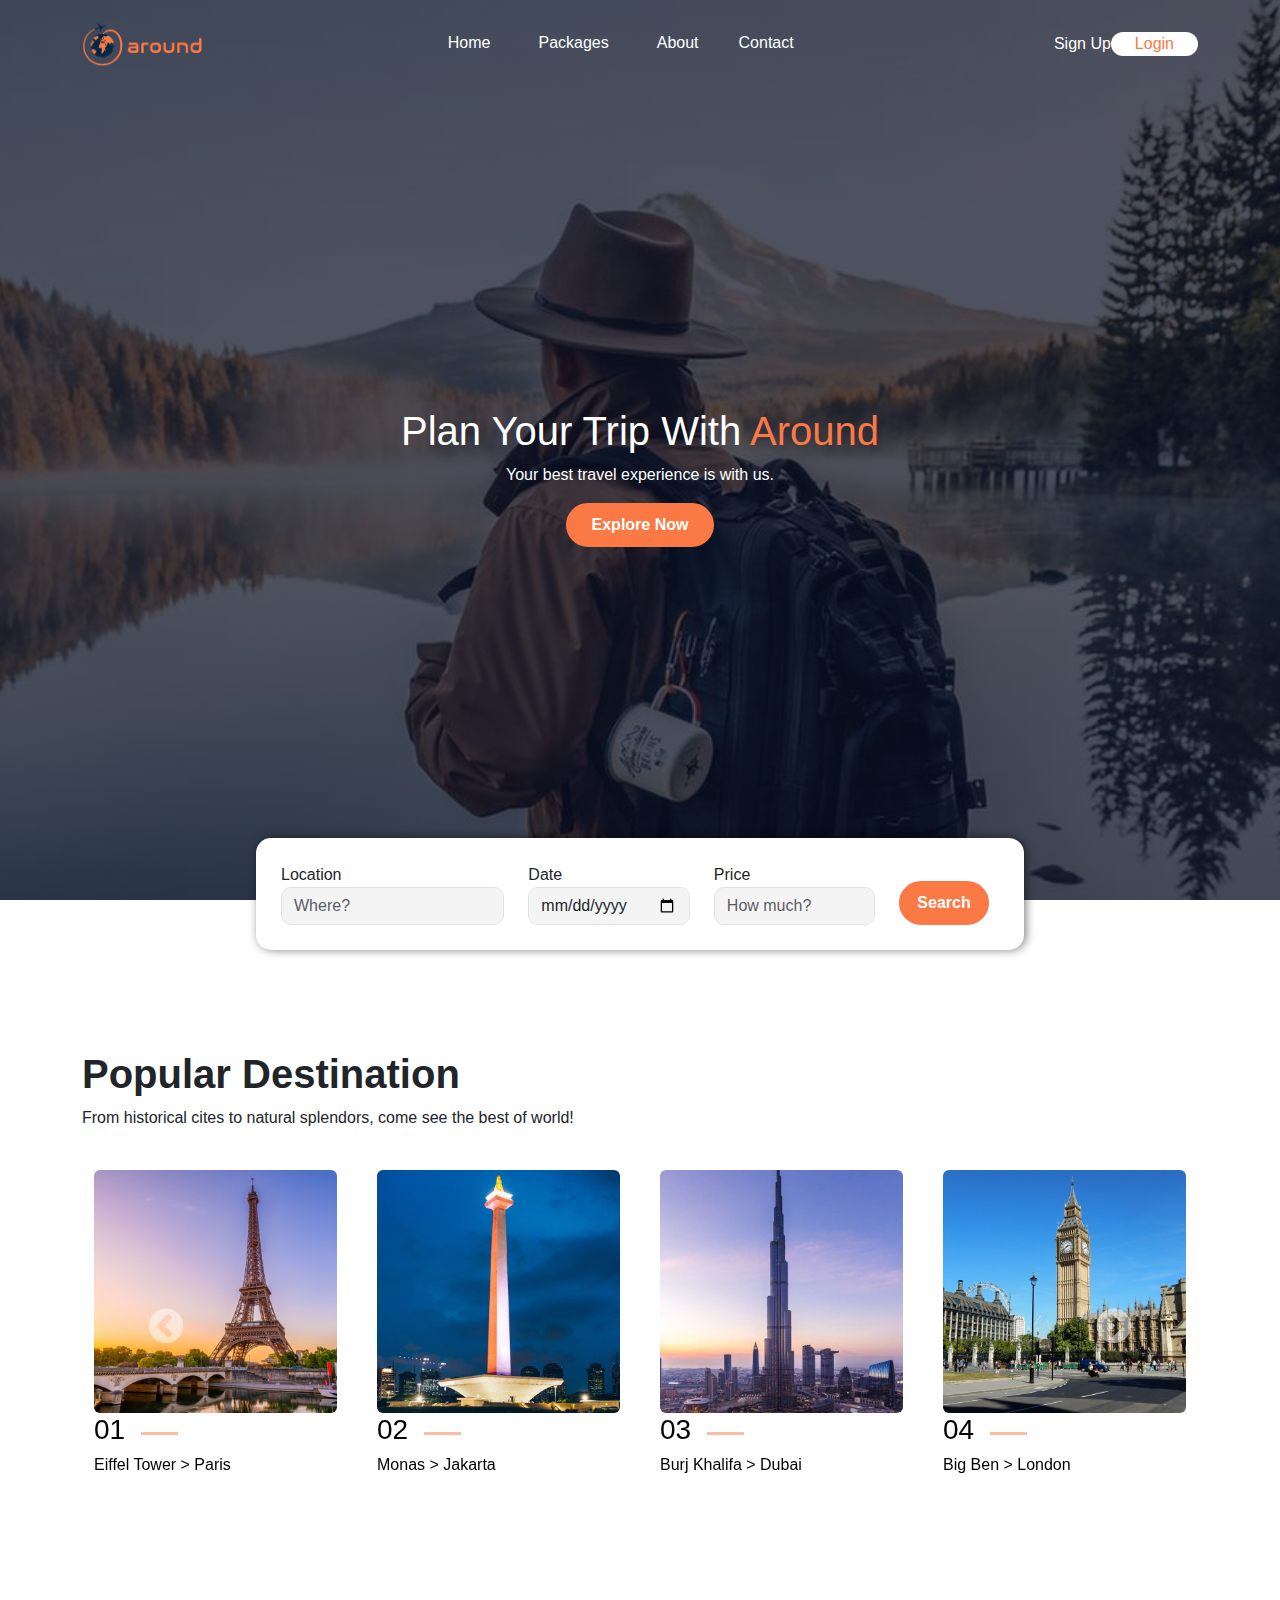
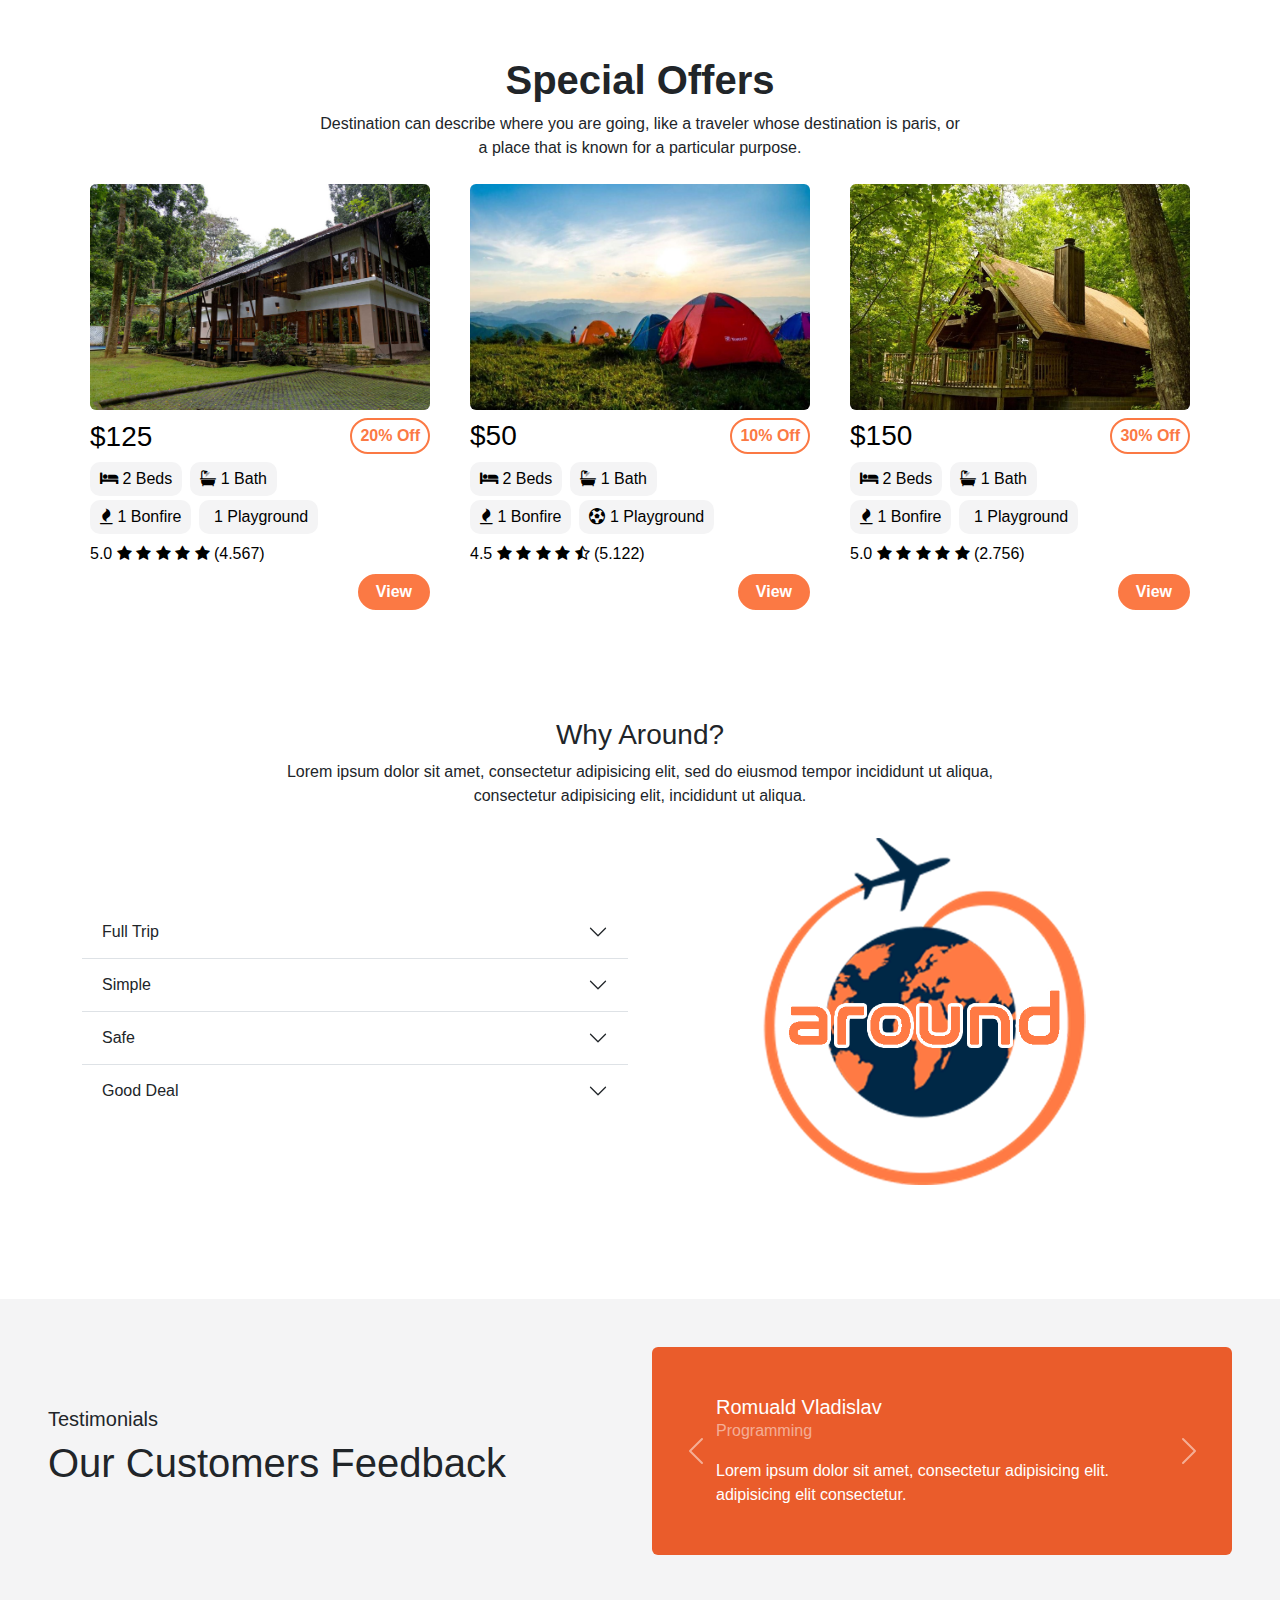
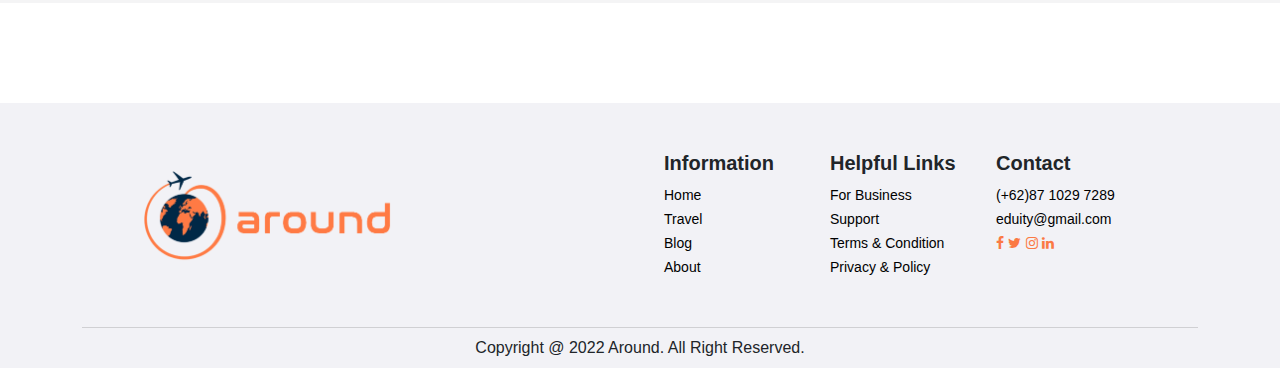
<file: index.html>
<!DOCTYPE html>
<html>
	<head>
		<!-- Metadata -->
		<meta charset="utf-8">
		<meta http-equiv="X-UA-Compatible" content="IE=edge">
		<meta name="viewport" content="width=device-width, initial-scale=1">
		<meta name="author" content="Satria Pinandita Abyatarsyah">
		<meta name="description" content="Ujian Tengah Semester Praktikum mata kuliah Desain & Pemrograman Web">
		
		<title>Home</title>
		
		<!-- Logo Title -->
		<link rel="icon" href="img/logo(badge).png">
		<!-- Eksternal CSS -->
		<link rel="stylesheet" type="text/css" href="style/style.css">
		<!-- Icon -->
		<link rel="stylesheet" href="https://stackpath.bootstrapcdn.com/font-awesome/4.7.0/css/font-awesome.min.css">
		<!-- Bootstrap -->
		<link rel="stylesheet" href="https://cdn.jsdelivr.net/npm/bootstrap@5.1.0/dist/css/bootstrap.min.css">
	</head>
	<body>
		<header id="homepage" class="container-fluid mt-0">
			<div class="container-sm container-md">
				<nav id="navheader" class="navbar navbar-expand-lg navbar-dark pt-3">
					<a class="navbar-brand col-2 me-0" href="index.html">
						<img src="img/logo.png" alt="Logo Around" width="120">
					</a>
					<button class="navbar-toggler menu" type="button" data-bs-toggle="collapse" data-bs-target="#navbarSupportedContent" aria-controls="navbarSupportedContent" aria-expanded="false" aria-label="Toggle navigation">
						<i class="fa fa-bars"></i>
					</button>
					<div class="collapse navbar-collapse" id="navbarSupportedContent">
						<ul class="navbar-nav col-9 justify-content-center">
							<li class="nav-item px-2 px-lg-3">
								<a class="nav-link text-white" href="index.html">Home</a>
							</li>
							<li class="nav-item px-2 px-lg-3">
								<a class="nav-link text-white" href="packages.html">Packages</a>
							</li>
							<li class="nav-item px-2 px-lg-3">
								<a class="nav-link text-white" href="about.html">About</a>
							</li>
							<li class="nav-item px-2 px-lg-33">
								<a class="nav-link text-white" href="contact.html">Contact</a>
							</li>
						</ul>
						<div class="d-flex w-100 justify-content-center justify-content-lg-end">
							<a href="#" id="signup-text" class="nav-link align-self-center"
								data-bs-toggle="modal" data-bs-target="#signup">
								Sign Up
							</a>
							<a href="#" id="login-text" class="nav-link align-self-center rounded-pill px-4"
								data-bs-toggle="modal" data-bs-target="#login">
								Login
							</a>
						</div>
					</div>
				</nav>
				
				<!-- Sign Up Modal -->
				<div id="signup" class="modal fade" role="dialog">
					<div class="modal-dialog">
						<div class="modal-content">
							<div class="row">
								<div class="pe-4 pt-2 text-end">
									<i class="fa fa-times close" aria-hidden="true" data-bs-dismiss="modal" style="cursor: pointer;"></i>
								</div>
							</div>
							<div class="row">
								<div class="text-center pt-3">
									<img src="img/logo(badge).png" class="col-2 img-fluid">
								</div>
							</div>
							<div class="row mb-2">
								<div class="text-center pt-3">
									<h4 class="fw-bolder">Sign Up to Around</h4>
								</div>
							</div>
							<div class="row justify-content-center">
								<div class="col-10">
									<div class="form-group mb-3">
										<label for="fullname" style="font-weight: 500;">Fullname</label>
										<input name="fullname" type="text" class="form-control" id="fullname" placeholder="Your Fullname" required>
									</div>
									<div class="form-group mb-3">
										<label for="username" style="font-weight: 500;">Username</label>
										<input name="username" type="text" class="form-control" id="username" placeholder="Your Username" required>
									</div>
									<div class="form-group mb-3">
										<label for="email" style="font-weight: 500;">Email address</label>
										<input name="email" type="email" class="form-control" id="email" placeholder="Your E-mail" required>
									</div>
									<div class="form-group mb-3">
										<label for="pass" style="font-weight: 500;">Password</label>
										<input name="pass" type="password" class="form-control" id="password" placeholder="Your Password" required>
									</div>
									<div class="form-group text-center mb-3">
										<input class="form-check-input" type="checkbox" value="" id="terms" required>
										<label class="form-check-label" for="terms">
											I have read and agree to the <a href="index.html" style="color: #FB7944; font-weight: 500;">Terms and Conditions</a>
										</label>
									</div>
									<div class="w-100 text-center">
										<button onclick="register()" name="registration" type="submit" class="button rounded px-2 py-1 w-100 my-3">Sign Up</button>
									</div>
								</div>
							</div>
							<div class="row justify-content-center">
								<div class="col-10 d-flex align-items-center justify-content-around">
									<span class="line" style="width: 45%; border-radius: 90%;"></span>
									<span>Or</span>
									<span class="line" style="width: 45%; border-radius: 90%;"></span>
								</div>
							</div>
							<div class="row justify-content-center">
								<div class="col-5">
									<button type="button" class="rounded py-1 w-100 my-3 fw-bolder button button-outline align-items-center"
									style="color: #000; font-size: 12px;">
										<img src="img/google_logo.png" class="img-fluid" id="img-google">
										<span class="brand-text"><span class="brand-text-addon">Sign up with </span>Google</span>
									</button>
								</div>
								<div class="col-5">
									<button type="button" class="rounded py-1 w-100 my-3 fw-bolder button button-outline align-items-center"
									style="color: #000; font-size: 12px;">
										<img src="img/facebook_logo.png" class="img-fluid brand-img" id="img-facebook">
										<span class="brand-text"><span class="brand-text-addon">Sign up with </span>Facebook</span>
									</button>
								</div>
							</div>
							<div class="row justify-content-center mb-3">
								<div id="already-have" class="col-10 text-center">
									<span>Already have an Account?</span>
									<span data-bs-dismiss="modal"><a href="#" style="color: #FB7944; font-weight: 500;" data-bs-toggle="modal" data-bs-target="#login">
										Login here.
									</a></span>
								</div>
							</div>
						</div>
					</div>
				</div>
				<!-- Login Modal -->
				<div id="login" class="modal fade" role="dialog">
					<div class="modal-dialog">
						<div class="modal-content">
							<div class="row">
								<div class="pe-4 pt-2 text-end">
									<i class="fa fa-times close" aria-hidden="true" data-bs-dismiss="modal" style="cursor: pointer;"></i>
								</div>
							</div>
							<div class="row">
								<div class="text-center pt-3">
									<img src="img/logo(badge).png" class="col-2 img-fluid">
								</div>
							</div>
							<div class="row mb-2">
								<div class="text-center pt-3">
									<h4 class="fw-bolder">Login to Around</h4>
								</div>
							</div>
							<div class="row justify-content-center">
								<form class="col-10">
									<div class="form-group mb-3">
										<label for="username" style="font-weight: 500;">Username</label>
										<input type="text" class="form-control" id="user" placeholder="Your Username" required>
									</div>
									<div class="form-group mb-3">
										<label for="pass" style="font-weight: 500;">Password</label>
										<input type="password" class="form-control" id="pass" placeholder="Your Password" required>
									</div>
									<div class="w-100 text-center">
										<button onclick="login()" type="submit" class="button rounded px-2 py-1 w-100 my-3">Login</button>
									</div>
								</form>
							</div>
							<div class="row justify-content-center">
								<div class="col-10 d-flex align-items-center justify-content-around">
									<span class="line" style="width: 45%; border-radius: 90%;"></span>
									<span>Or</span>
									<span class="line" style="width: 45%; border-radius: 90%;"></span>
								</div>
							</div>
							<div class="row justify-content-center mb-3">
								<div class="col-5">
									<button type="button" class="rounded py-1 w-100 my-3 fw-bolder button button-outline align-items-center"
									style="color: #000; font-size: 13px;">
										<img src="img/google_logo.png" class="img-fluid" id="img-google">
										<span class="brand-text"><span class="brand-text-addon">Login with </span>Google</span>
									</button>
								</div>
								<div class="col-5">
									<button type="button" class="rounded py-1 w-100 my-3 fw-bolder button button-outline align-items-center"
									style="color: #000; font-size: 13px;">
										<img src="img/facebook_logo.png" class="img-fluid brand-img" id="img-facebook">
										<span class="brand-text"><span class="brand-text-addon">Login with </span>Facebook</span>
									</button>
								</div>
							</div>
						</div>
					</div>
				</div>

				<div id="header-textbox" class="position-absolute start-50 translate-middle">
					<div class="text-white text-center">
						<h1>Plan Your Trip With <span style="color: #FB7944;">Around</span></h1>
						<p class="fw-lighter mb-3">Your best travel experience is with us.</p>
						<a href="">
							<button class="button rounded px-4 py-2 rounded-pill">Explore Now</button>
						</a>
					</div>
				</div>
				
				<div id="search-bar" class="position-absolute start-50 translate-middle-x">
					<div class="row align-items-end justify-content-between">
						<div id="loc-input" class="form-group col-lg-4 justify-content-center mt-2 mt-lg-0">
							<label for="location" style="font-weight: 500;">Location</label>
							<input name="location" type="text" class="form-control" id="location" placeholder="Where?" required>
						</div>
						<div id="date-input" class="form-group col-lg-3 justify-content-center mt-2 mt-lg-0 mobile">
							<label for="date" style="font-weight: 500;">Date</label>
							<input name="date" type="date" class="form-control" id="date" placeholder="When?" required>
						</div>
						<div id="price-input" class="form-group col-lg-3 justify-content-center mt-2 mt-lg-0 mobile">
							<label for="price" style="font-weight: 500;">Price</label>
							<input name="price" type="number" min="1" step="any" class="form-control" id="Price" placeholder="How much?" required>
						</div>
						<a href="" class="col-lg-2 text-end text-lg-start mt-3 mt-lg-0">
							<button class="button px-3 py-2 rounded-pill">Search</button>
						</a>
					</div>
				</div>
			</div>
		</header>
		<main>
			<section id="popular" class="container-sm container-md" style="margin-top: 150px;">
				<h1 class="text-center text-md-start" style="font-weight: 550;">Popular Destination</h1>
				<p class="text-center text-md-start" >From historical cites to natural splendors, come see the best of world!</p>
				<div id="carouselDestination" class="carousel slide" data-bs-ride="carousel">
					<div class="carousel-inner">
						<div class="carousel-item active">
							<div class="row px-1">
								<div class="col-6 col-md-3 py-3">
									<a href="" class="text-decoration-none text-black">
										<div class="pop-destination p-2 rounded">
											<img src="img/destination1.jpg" class="img-fluid rounded">
											<div class="d-flex align-items-center">
												<h3 class="me-3">01 </h3>
												<span class="line"
												style="width: 15%; height: 3px; background-color: #FB7944; filter: opacity(50%);"></span>
											</div>
											<h6 class="">Eiffel Tower > Paris</h6>
										</div>
									</a>
								</div>
								<div class="col-6 col-md-3 py-3">
									<a href="" class="text-decoration-none text-black">
										<div class="pop-destination p-2 rounded">
											<img src="img/destination2.jpg" class="img-fluid rounded">
											<div class="d-flex align-items-center">
												<h3 class="me-3">02 </h3>
												<span class="line"
												style="width: 15%; height: 3px; background-color: #FB7944; filter: opacity(50%);"></span>
											</div>
											<h6>Monas > Jakarta</h6>
										</div>
									</a>
								</div>
								<div class="col-6 col-md-3 py-3">
									<a href="" class="text-decoration-none text-black">
										<div class="pop-destination p-2 rounded">
											<img src="img/destination3.jpg" class="img-fluid rounded">
											<div class="d-flex align-items-center">
												<h3 class="me-3">03 </h3>
												<span class="line"
												style="width: 15%; height: 3px; background-color: #FB7944; filter: opacity(50%);"></span>
											</div>
											<h6>Burj Khalifa > Dubai</h6>
										</div>
									</a>
								</div>
								<div class="col-6 col-md-3 py-3">
									<a href="" class="text-decoration-none text-black">
										<div class="pop-destination p-2 rounded">
											<img src="img/destination8.jpg" class="img-fluid rounded">
											<div class="d-flex align-items-center">
												<h3 class="me-3">04 </h3>
												<span class="line"
												style="width: 15%; height: 3px; background-color: #FB7944; filter: opacity(50%);"></span>
											</div>
											<h6>Big Ben > London</h6>
										</div>
									</a>
								</div>
							</div>
						</div>
						<div class="carousel-item">
							<div class="row px-1">
								<div class="col-6 col-md-3 py-3">
									<a href="" class="text-decoration-none text-black">
										<div class="pop-destination p-2 rounded">
											<img src="img/destination5.jpg" class="img-fluid rounded">
											<div class="d-flex align-items-center">
												<h3 class="me-3">05 </h3>
												<span class="line"
												style="width: 15%; height: 3px; background-color: #FB7944; filter: opacity(50%);"></span>
											</div>
											<h6>Pantai Pasir Putih > Jakarta</h6>
										</div>
									</a>
								</div>
								<div class="col-6 col-md-3 py-3">
									<a href="" class="text-decoration-none text-black">
										<div class="pop-destination p-2 rounded">
											<img src="img/destination6.jpg" class="img-fluid rounded">
											<div class="d-flex align-items-center">
												<h3 class="me-3">06 </h3>
												<span class="line"
												style="width: 15%; height: 3px; background-color: #FB7944; filter: opacity(50%);"></span>
											</div>
											<h6>Gunung Bromo > Malang</h6>
										</div>
									</a>
								</div>
								<div class="col-6 col-md-3 py-3">
									<a href="" class="text-decoration-none text-black">
										<div class="pop-destination p-2 rounded">
											<img src="img/destination7.jpg" class="img-fluid rounded">
											<div class="d-flex align-items-center">
												<h3 class="me-3">07 </h3>
												<span class="line"
												style="width: 15%; height: 3px; background-color: #FB7944; filter: opacity(50%);"></span>
											</div>
											<h6>Danau Toba > Samosir</h6>
										</div>
									</a>
								</div>
								<div class="col-6 col-md-3 py-3">
									<a href="" class="text-decoration-none text-black">
										<div class="pop-destination p-2 rounded">
											<img src="img/destination4.jpg" class="img-fluid rounded">
											<div class="d-flex align-items-center">
												<h3 class="me-3">08 </h3>
												<span class="line"
												style="width: 15%; height: 3px; background-color: #FB7944; filter: opacity(50%);"></span>
											</div>
											<h6>Gedung Sate > Bandung</h6>
										</div>
									</a>
								</div>
							</div>
						</div>
					</div>
					<button class="carousel-control-prev" type="button" data-bs-target="#carouselDestination" data-bs-slide="prev">
						<i class="fa fa-chevron-circle-left fs-1 icon-control" aria-hidden="true"></i>
					</button>
					<button class="carousel-control-next" type="button" data-bs-target="#carouselDestination" data-bs-slide="next">
						<i class="fa fa-chevron-circle-right fs-1 icon-control" aria-hidden="true"></i>
					</button>
				</div>
			</section>
			<section id="special" class="container-sm container-md">
				<div class="row justify-content-center">
					<div class="col-lg-7 text-center">
						<h1 style="font-weight: 550;">Special Offers</h1>
						<p>Destination can describe where you are going, like a traveler whose destination is paris,
						or a place that is known for a particular purpose.</p>
					</div>
				</div>
				<div class="row">
					<div class="col-md-6 col-lg-4 mt-3 mt-lg-0">
						<a href="" class="text-decoration-none text-black">
							<div class="promo-place p-2 rounded">
								<img src="img/place1.jpg" class="img-fluid rounded mb-2">
								<div class="d-flex align-items-center justify-content-between">
									<h3 class="my-auto">$125</h3>
									<button class="button button-outline py-1 px-2 rounded-pill">20% Off</button>
								</div>
								<div class="feature-box my-2">
									<div class="d-flex">
										<span class="feature me-2">
											<i class="fa fa-bed"></i>
											2 Beds
										</span>
										<span class="feature">
											<i class="fa fa-bath"></i>
											1 Bath
										</span>
									</div>
									<div class="d-flex my-1">
										<span class="feature me-2">
											<i class="fa fa-fire"></i>
											1 Bonfire
										</span>
										<span class="feature">
											<i class="fa fa-soccer"></i>
											1 Playground
										</span>
									</div>
								</div>
								<p class="m-0">
									5.0
									<i class="fa fa-star"></i>
									<i class="fa fa-star"></i>
									<i class="fa fa-star"></i>
									<i class="fa fa-star"></i>
									<i class="fa fa-star"></i>
									(4.567)
								</p>
								<div class="d-flex justify-content-end mt-2">
									<a href="">
										<button class="button px-3 py-1 rounded-pill">View</button>
									</a>
								</div>
							</div>
						</a>
					</div>
					<div class="col-md-6 col-lg-4 mt-3 mt-lg-0">
						<a href="" class="text-decoration-none text-black">
							<div class="promo-place p-2 rounded">
								<img src="img/place2.jpg" class="img-fluid rounded mb-2">
								<div class="d-flex align-items-center justify-content-between">
									<h3 class="my-auto">$50</h3>
									<button class="button button-outline py-1 px-2 rounded-pill">10% Off</button>
								</div>
								<div class="feature-box my-2">
									<div class="d-flex">
										<span class="feature me-2">
											<i class="fa fa-bed"></i>
											2 Beds
										</span>
										<span class="feature">
											<i class="fa fa-bath"></i>
											1 Bath
										</span>
									</div>
									<div class="d-flex my-1">
										<span class="feature me-2">
											<i class="fa fa-fire"></i>
											1 Bonfire
										</span>
										<span class="feature">
											<i class="fa fa-futbol-o"></i>
											1 Playground
										</span>
									</div>
								</div>
								<p class="m-0">
									4.5
									<i class="fa fa-star"></i>
									<i class="fa fa-star"></i>
									<i class="fa fa-star"></i>
									<i class="fa fa-star"></i>
									<i class="fa fa-star-half-o"></i>
									(5.122)
								</p>
								<div class="d-flex justify-content-end mt-2">
									<a href="">
										<button class="button px-3 py-1 rounded-pill">View</button>
									</a>
								</div>
							</div>
						</a>
					</div>
					<div class="col-lg-4 mt-3 mt-lg-0">
						<a href="" class="text-decoration-none text-black">
							<div class="promo-place p-2 rounded">
								<img src="img/place3.jpg" class="img-fluid rounded mb-2">
								<div class="d-flex align-items-center justify-content-between">
									<h3 class="my-auto">$150</h3>
									<button class="button button-outline py-1 px-2 rounded-pill">30% Off</button>
								</div>
								<div class="feature-box my-2">
									<div class="d-flex">
										<span class="feature me-2">
											<i class="fa fa-bed"></i>
											2 Beds
										</span>
										<span class="feature">
											<i class="fa fa-bath"></i>
											1 Bath
										</span>
									</div>
									<div class="d-flex my-1">
										<span class="feature me-2">
											<i class="fa fa-fire"></i>
											1 Bonfire
										</span>
										<span class="feature">
											<i class="fa fa-soccer"></i>
											1 Playground
										</span>
									</div>
								</div>
								<p class="m-0">
									5.0
									<i class="fa fa-star"></i>
									<i class="fa fa-star"></i>
									<i class="fa fa-star"></i>
									<i class="fa fa-star"></i>
									<i class="fa fa-star"></i>
									(2.756)
								</p>
								<div class="d-flex justify-content-end mt-2">
									<a href="">
										<button class="button px-3 py-1 rounded-pill">View</button>
									</a>
								</div>
							</div>
						</a>
					</div>
				</div>
			</section>
			<section id="why" class="sontainer-sm container-md" style="margin-top: 100px;">
				<div class="col-10 col-md-8 mx-auto">
					<h3 class="text-center">Why Around?</h3>
					<p class="text-center">Lorem ipsum dolor sit amet, consectetur adipisicing elit, sed do eiusmod
					tempor incididunt ut aliqua, consectetur adipisicing elit, incididunt ut aliqua.</p>
				</div>
				<div class="row align-items-center justify-content-between">
					<div class="accordion accordion-flush col-lg-6" id="accordionFlushExample">
						<div class="accordion-item">
							<h2 class="accordion-header" id="flush-headingOne">
							<button class="button-why accordion-button collapsed" type="button" data-bs-toggle="collapse" data-bs-target="#flush-collapseOne" aria-expanded="false" aria-controls="flush-collapseOne">
							Full Trip
							</button>
							</h2>
							<div id="flush-collapseOne" class="accordion-collapse collapse" aria-labelledby="flush-headingOne" data-bs-parent="#accordionFlushExample">
								<div class="accordion-body">Lorem ipsum dolor sit amet, consectetur adipisicing elit, sed do eiusmod
								tempor incididunt ut labore et dolore magna aliqua, consectetur adipisicing elit.</div>
							</div>
						</div>
						<div class="accordion-item">
							<h2 class="accordion-header" id="flush-headingTwo">
							<button class="button-why accordion-button collapsed" type="button" data-bs-toggle="collapse" data-bs-target="#flush-collapseTwo" aria-expanded="false" aria-controls="flush-collapseTwo">
							Simple
							</button>
							</h2>
							<div id="flush-collapseTwo" class="accordion-collapse collapse" aria-labelledby="flush-headingTwo" data-bs-parent="#accordionFlushExample">
								<div class="accordion-body">Lorem ipsum dolor sit amet, consectetur adipisicing elit, sed do eiusmod
								tempor incididunt ut labore et dolore magna aliqua, elit.</div>
							</div>
						</div>
						<div class="accordion-item">
							<h2 class="accordion-header" id="flush-headingThree">
							<button class="button-why accordion-button collapsed" type="button" data-bs-toggle="collapse" data-bs-target="#flush-collapseThree" aria-expanded="false" aria-controls="flush-collapseThree">
							Safe
							</button>
							</h2>
							<div id="flush-collapseThree" class="accordion-collapse collapse" aria-labelledby="flush-headingThree" data-bs-parent="#accordionFlushExample">
								<div class="accordion-body">Lorem ipsum dolor sit amet, consectetur adipisicing elit, sed do eiusmod
								tempor incididunt ut aliqua, consectetur adipisicing elit, labore et dolore magna.</div>
							</div>
						</div>
						<div class="accordion-item">
							<h2 class="accordion-header" id="flush-headingFour">
							<button class="button-why accordion-button collapsed" type="button" data-bs-toggle="collapse" data-bs-target="#flush-collapseFour" aria-expanded="false" aria-controls="flush-collapseFour">
							Good Deal
							</button>
							</h2>
							<div id="flush-collapseFour" class="accordion-collapse collapse" aria-labelledby="flush-headingFour" data-bs-parent="#accordionFlushExample">
								<div class="accordion-body">Lorem ipsum dolor sit amet, consectetur adipisicing elit, sed do eiusmod
								tempor incididunt ut aliqua, consectetur adipisicing elit,</div>
							</div>
						</div>
					</div>
					<img class="col-8 col-lg-4 mx-auto" id="why-pic" src="img/logo2.png">
				</div>
			</section>
			<section id="testimonials" class="container-fluid p-5" style="background-color: #F4F4F5; margin-top: 100px;">
				<div class="container-sm container-md mx-auto"></div>
					<div class="row align-items-center">
						<div class="col-md-6">
							<h5>Testimonials</h5>
							<h1>Our Customers Feedback</h1>
						</div>
						<div class="col-md-6">
							<div id="carouselExampleControls" class="carousel slide" data-bs-ride="carousel">
								<div class="carousel-inner">
									<div class="carousel-item active">
										<div class="card ps-5 border-0 p-5" style="background-color: #EA5C2B;">
											<div class="card-body py-0 text-white">
												<h5 class="card-title m-0">Romuald Vladislav</h5>
												<p class="card-text text-white-50">Programming</p>
												<p class="card-text">Lorem ipsum dolor sit amet, consectetur adipisicing elit. adipisicing elit consectetur.</p>
											</div>
										</div>
									</div>
									<div class="carousel-item">
										<div class="card ps-5 border-0 p-5" style="background-color: #EA5C2B;">
											<div class="card-body py-0 text-white">
												<h5 class="card-title m-0">Columbanus Hiawatha</h5>
												<p class="card-text text-white-50">Design</p>
												<p class="card-text">Lorem ipsum dolor sit amet, sed do eiusmod. sed do eiusmod do eiusmod.</p>
											</div>
										</div>
									</div>
									<div class="carousel-item">
										<div class="card ps-5 border-0 p-5" style="background-color: #EA5C2B;">	
											<div class="card-body py-0 text-white">
												<h5 class="card-title m-0">John Washington</h5>
												<p class="card-text text-white-50">Marketing</p>
												<p class="card-text">tempor incididunt ut labore et dolore magna aliqua. dolore magna aliqua.</p>
											</div>
										</div>
									</div>
								</div>
								<button class="button-testimonials carousel-control-prev" type="button" data-bs-target="#carouselExampleControls" data-bs-slide="prev">
								<span class="carousel-control-prev-icon" aria-hidden="true"></span>
								<span class="visually-hidden">Previous</span>
								</button>
								<button class="button-testimonials carousel-control-next" type="button" data-bs-target="#carouselExampleControls" data-bs-slide="next">
								<span class="carousel-control-next-icon" aria-hidden="true"></span>
								<span class="visually-hidden">Next</span>
								</button>
							</div>
						</div>
					</div>
				</section>
			</section>
		</main>
		<footer class="container-fluid" style="margin-top: 100px;">
			<div class="row container-md p-5 justify-content-center m-auto align-items-center">
				<div class="col-12 col-lg-5 col-xl-6">
					<div class="row">
						<a href="index.html">
							<img class="col-6 img-fluid" src="img/logo.png">
						</a><br>
					</div>
				</div>
				<div class="col-12 col-lg-7 col-xl-6 row footer-links">
					<div class="col-sm-4 mt-2 mt-sm-0">
						<h5 class="fw-bold">Information</h5>
						<a class="text-decoration-none text-black" href="index.html">Home</a><br>
						<a class="text-decoration-none text-black" href="contact.html">Travel</a><br>
						<a class="text-decoration-none text-black" href="contact.html">Blog</a><br>
						<a class="text-decoration-none text-black" href="contact.html">About</a><br>
					</div>
					<div class="col-sm-4 mt-2 mt-sm-0">
						<h5 class="fw-bold">Helpful Links</h5>
						<a class="text-decoration-none text-black" href="mailto:eduity@gmail.com">For Business</a><br>
						<a class="text-decoration-none text-black" href="contact.html">Support</a><br>
						<a class="text-decoration-none text-black" href="index.html">Terms & Condition</a><br>
						<a class="text-decoration-none text-black" href="index.html">Privacy & Policy</a>
					</div>
					<div class="col-sm-4 mt-2 mt-sm-0">
						<h5 class="fw-bold">Contact</h5>
						<a class="text-decoration-none text-black" href="tel:08710297289">(+62)87 1029 7289</a><br>
						<a class="text-decoration-none text-black" href="mailto:eduity@gmail.com">eduity@gmail.com</a><br>
						<div class="icons">
							<a href="index.html"><i class="fa fa-facebook"></i></a>
							<a href="index.html"><i class="fa fa-twitter"></i></a>
							<a href="index.html"><i class="fa fa-instagram"></i></a>
							<a href="index.html"><i class="fa fa-linkedin"></i></a>
						</div>
					</div>
				</div>
			</div>
			<div class="row container-sm container-md justify-content-center m-auto">
				<span class="line" style="width: 100%;"></span>
				<p class="text-center my-2 fw-light">Copyright @ 2022 Around. All Right Reserved.</p>
			</div>
		</footer>
		<!-- Script JS for Bootstrap -->
		<script src="https://cdn.jsdelivr.net/npm/bootstrap@5.1.0/dist/js/bootstrap.bundle.min.js"></script>
		<!-- Login Register Script -->
		<script type="text/javascript">
			var name = "";
			var username = "";
			var email = "";
			var password = "";

			function register() {
				name = document.getElementById("fullname").value;
				username = document.getElementById("username").value;
				email = document.getElementById("email").value;
				password = document.getElementById("password").value;
			
	            alert("Selamat anda telah berhasil register!");

			}

	        function login() {
	            var status = 0;

	            // value nama
				var user = document.getElementById("user").value;
				// value password
				var pass = document.getElementById("pass").value;

	            if (user == username && pass == password) {
	                alert("Selamat anda telah berhasil login!");
	            } else {
	                alert("Username/Password yang anda masukan salah!");
	            }
	        }
		</script>
	</body>
</html>
</file>
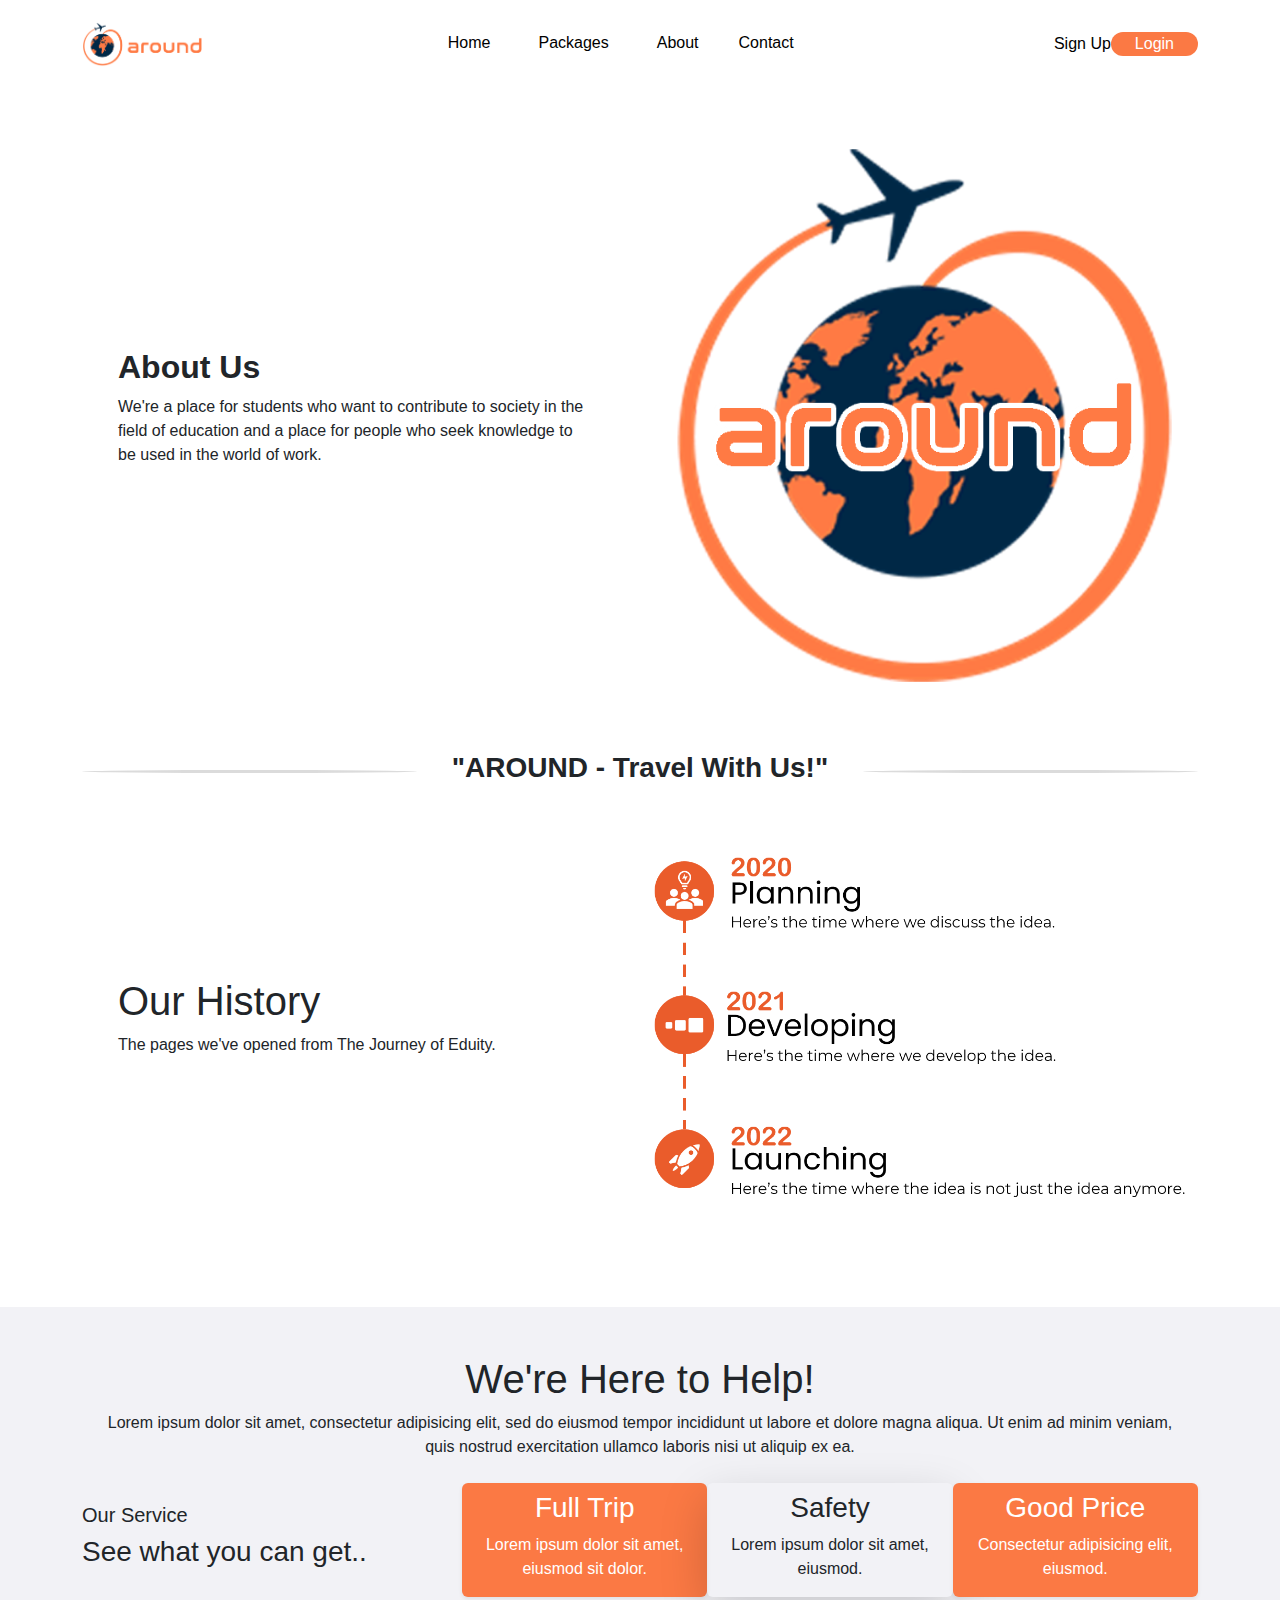
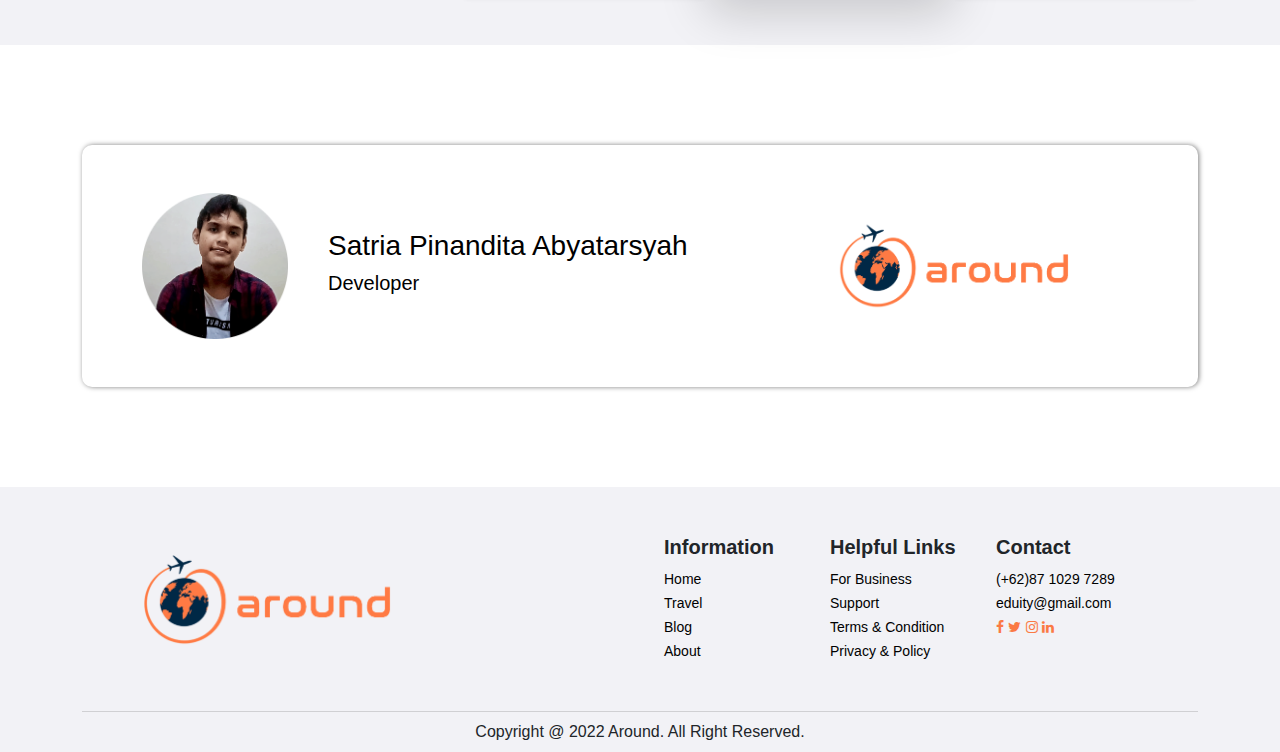
<file: about.html>
<!DOCTYPE html>
<html>
	<head>
		<!-- Metadata -->
		<meta charset="utf-8">
		<meta http-equiv="X-UA-Compatible" content="IE=edge">
		<meta name="viewport" content="width=device-width, initial-scale=1">
		<meta name="author" content="Satria Pinandita Abyatarsyah">
		<meta name="description" content="Ujian Tengah Semester Praktikum mata kuliah Desain & Pemrograman Web">
		
		<title>About</title>
		
		<!-- Logo Title -->
		<link rel="icon" href="img/logo(badge).png">
		<!-- Eksternal CSS -->
		<link rel="stylesheet" type="text/css" href="style/style.css">
		<link rel="stylesheet" type="text/css" href="style/packages.css">
		<!-- Icon -->
		<link rel="stylesheet" href="https://stackpath.bootstrapcdn.com/font-awesome/4.7.0/css/font-awesome.min.css">
		<!-- Bootstrap -->
		<link rel="stylesheet" href="https://cdn.jsdelivr.net/npm/bootstrap@5.1.0/dist/css/bootstrap.min.css">

		<style>
			#signup-text {
				color: #000;
			}
			#login-text {
				color           : #fff;
				background-color: #FB7944;
			}
			#developer {
				color: #000;
				box-shadow: 1px 0 5px rgb(0,0,0,0.5);
				transition: 0.3s;
				border-radius: 10px;
			}
			#developer:hover {
				background-color: #EA5C2B;
				position: relative;
				margin-top: -10px;
				transition: 0.3s;
				color: #fff;
			}
			#developer:hover #developer-comp {
				filter: drop-shadow(1px 1px);
			}

			#signup-text:hover {
				color: #FB7944;
			}
			#login-text:hover {
				background-color: #EA5C2B;
			}
		</style>
	</head>
	<body>
		<header class="container-fluid mt-0">
			<div class="container-sm container-md">
				<nav id="navheader" class="navbar navbar-expand-lg navbar-light pt-3">
					<a class="navbar-brand col-2 me-0" href="index.html">
						<img src="img/logo.png" alt="Logo Around" width="120">
					</a>
					<button class="navbar-toggler menu" type="button" data-bs-toggle="collapse" data-bs-target="#navbarSupportedContent" aria-controls="navbarSupportedContent" aria-expanded="false" aria-label="Toggle navigation">
						<i class="fa fa-bars"></i>
					</button>
					<div class="collapse navbar-collapse" id="navbarSupportedContent">
						<ul class="navbar-nav col-9 justify-content-center">
							<li class="nav-item px-2 px-lg-3">
								<a class="nav-link text-black" href="index.html">Home</a>
							</li>
							<li class="nav-item px-2 px-lg-3">
								<a class="nav-link text-black" href="packages.html">Packages</a>
							</li>
							<li class="nav-item px-2 px-lg-3">
								<a class="nav-link text-black" href="about.html">About</a>
							</li>
							<li class="nav-item px-2 px-lg-33">
								<a class="nav-link text-black" href="contact.html">Contact</a>
							</li>
						</ul>
						<div class="d-flex w-100 justify-content-center justify-content-lg-end">
							<a href="#" id="signup-text" class="nav-link align-self-center"
								data-bs-toggle="modal" data-bs-target="#signup">
								Sign Up
							</a>
							<a href="#" id="login-text" class="nav-link align-self-center rounded-pill px-4"
								data-bs-toggle="modal" data-bs-target="#login">
								Login
							</a>
						</div>
					</div>
				</nav>
				
				<!-- Sign Up Modal -->
				<div id="signup" class="modal fade" role="dialog">
					<div class="modal-dialog">
						<div class="modal-content">
							<div class="row">
								<div class="pe-4 pt-2 text-end">
									<i class="fa fa-times close" aria-hidden="true" data-bs-dismiss="modal" style="cursor: pointer;"></i>
								</div>
							</div>
							<div class="row">
								<div class="text-center pt-3">
									<img src="img/logo(badge).png" class="col-2 img-fluid">
								</div>
							</div>
							<div class="row mb-2">
								<div class="text-center pt-3">
									<h4 class="fw-bolder">Sign Up to Around</h4>
								</div>
							</div>
							<div class="row justify-content-center">
								<div class="col-10">
									<div class="form-group mb-3">
										<label for="fullname" style="font-weight: 500;">Fullname</label>
										<input name="fullname" type="text" class="form-control" id="fullname" placeholder="Your Fullname" required>
									</div>
									<div class="form-group mb-3">
										<label for="username" style="font-weight: 500;">Username</label>
										<input name="username" type="text" class="form-control" id="username" placeholder="Your Username" required>
									</div>
									<div class="form-group mb-3">
										<label for="email" style="font-weight: 500;">Email address</label>
										<input name="email" type="email" class="form-control" id="email" placeholder="Your E-mail" required>
									</div>
									<div class="form-group mb-3">
										<label for="pass" style="font-weight: 500;">Password</label>
										<input name="pass" type="password" class="form-control" id="password" placeholder="Your Password" required>
									</div>
									<div class="form-group text-center mb-3">
										<input class="form-check-input" type="checkbox" value="" id="terms" required>
										<label class="form-check-label" for="terms">
											I have read and agree to the <a href="index.html" style="color: #FB7944; font-weight: 500;">Terms and Conditions</a>
										</label>
									</div>
									<div class="w-100 text-center">
										<button onclick="register()" name="registration" type="submit" class="button rounded px-2 py-1 w-100 my-3">Sign Up</button>
									</div>
								</div>
							</div>
							<div class="row justify-content-center">
								<div class="col-10 d-flex align-items-center justify-content-around">
									<span class="line" style="width: 45%; border-radius: 90%;"></span>
									<span>Or</span>
									<span class="line" style="width: 45%; border-radius: 90%;"></span>
								</div>
							</div>
							<div class="row justify-content-center">
								<div class="col-5">
									<button type="button" class="rounded py-1 w-100 my-3 fw-bolder button button-outline align-items-center"
									style="color: #000; font-size: 12px;">
										<img src="img/google_logo.png" class="img-fluid" id="img-google">
										<span class="brand-text"><span class="brand-text-addon">Sign up with </span>Google</span>
									</button>
								</div>
								<div class="col-5">
									<button type="button" class="rounded py-1 w-100 my-3 fw-bolder button button-outline align-items-center"
									style="color: #000; font-size: 12px;">
										<img src="img/facebook_logo.png" class="img-fluid brand-img" id="img-facebook">
										<span class="brand-text"><span class="brand-text-addon">Sign up with </span>Facebook</span>
									</button>
								</div>
							</div>
							<div class="row justify-content-center mb-3">
								<div id="already-have" class="col-10 text-center">
									<span>Already have an Account?</span>
									<span data-bs-dismiss="modal"><a href="#" style="color: #FB7944; font-weight: 500;" data-bs-toggle="modal" data-bs-target="#login">
										Login here.
									</a></span>
								</div>
							</div>
						</div>
					</div>
				</div>
				<!-- Login Modal -->
				<div id="login" class="modal fade" role="dialog">
					<div class="modal-dialog">
						<div class="modal-content">
							<div class="row">
								<div class="pe-4 pt-2 text-end">
									<i class="fa fa-times close" aria-hidden="true" data-bs-dismiss="modal" style="cursor: pointer;"></i>
								</div>
							</div>
							<div class="row">
								<div class="text-center pt-3">
									<img src="img/logo(badge).png" class="col-2 img-fluid">
								</div>
							</div>
							<div class="row mb-2">
								<div class="text-center pt-3">
									<h4 class="fw-bolder">Login to Around</h4>
								</div>
							</div>
							<div class="row justify-content-center">
								<form class="col-10">
									<div class="form-group mb-3">
										<label for="username" style="font-weight: 500;">Username</label>
										<input type="text" class="form-control" id="user" placeholder="Your Username" required>
									</div>
									<div class="form-group mb-3">
										<label for="pass" style="font-weight: 500;">Password</label>
										<input type="password" class="form-control" id="pass" placeholder="Your Password" required>
									</div>
									<div class="w-100 text-center">
										<button onclick="login()" type="submit" class="button rounded px-2 py-1 w-100 my-3">Login</button>
									</div>
								</form>
							</div>
							<div class="row justify-content-center">
								<div class="col-10 d-flex align-items-center justify-content-around">
									<span class="line" style="width: 45%; border-radius: 90%;"></span>
									<span>Or</span>
									<span class="line" style="width: 45%; border-radius: 90%;"></span>
								</div>
							</div>
							<div class="row justify-content-center mb-3">
								<div class="col-5">
									<button type="button" class="rounded py-1 w-100 my-3 fw-bolder button button-outline align-items-center"
									style="color: #000; font-size: 13px;">
										<img src="img/google_logo.png" class="img-fluid" id="img-google">
										<span class="brand-text"><span class="brand-text-addon">Login with </span>Google</span>
									</button>
								</div>
								<div class="col-5">
									<button type="button" class="rounded py-1 w-100 my-3 fw-bolder button button-outline align-items-center"
									style="color: #000; font-size: 13px;">
										<img src="img/facebook_logo.png" class="img-fluid brand-img" id="img-facebook">
										<span class="brand-text"><span class="brand-text-addon">Login with </span>Facebook</span>
									</button>
								</div>
							</div>
						</div>
					</div>
				</div>

				<div class="row align-items-center my-5">
				<img id="header-img-mobile" class="col-6 d-lg-none mx-auto" src="img/logo2.png">
				<div class="col-lg-6 px-5 header-text text-center text-lg-start">
					<h2 class="fw-bold">About Us</h2>
					<p>We're a place for students who want to contribute
						to society in the field of education and a place for people who seek
					knowledge to be used in the world of work.</p>
				</div>
				<img class="col-lg-6 d-none d-lg-block header-img desktop" src="img/logo2.png">
			</div>
			</div>
		</header>
		
		<main>
			<section id="quote" class="d-flex container-sm container-md justify-content-between align-items-center">
				<span class="line" style="width: 30%; border-radius: 90%; height: 3px;"></span>
				<h3 class="text-center fw-bold">"AROUND - Travel With Us!"</h3>
				<span class="line" style="width: 30%; border-radius: 90%; height: 3px;"></span>
			</section>
			<section id="history" class="container-sm container-md" style="margin-top: 50px;">
				<div class="row align-items-center justify-content-between">
					<div class="col-lg-6 p-lg-5 align-self-center">
						<h1>Our History</h1>
						<p>The pages we've opened from The Journey of Eduity.</p>
					</div>
					<img src="img/history.png" class="col-lg-6">
				</div>
			</section>
			<section id="service" class="container-fluid py-5" style="margin-top: 100px;">
				<div class="container-sm container-md align-items-center justify-content-md-between">
					<div class="row mb-2 justify-content-center mx-auto text-help">
						<h1 class="text-center">We're Here to Help!</h1>
						<p class="text-center">Lorem ipsum dolor sit amet, consectetur adipisicing elit, sed do eiusmod
							tempor incididunt ut labore et dolore magna aliqua. Ut enim ad minim veniam,
						quis nostrud exercitation ullamco laboris nisi ut aliquip ex ea.</p>
					</div>
					<div class="row align-items-center">
						<div class="col-md-4">
							<h5>Our Service</h5>
							<h3>See what you can get..</h3>
						</div>
						<div class="col-md-8 d-lg-flex">
							<div class="w-100 text-center rounded shadow-sm text-white pt-2"
							style="background-color: #FB7944;">
								<h3>Full Trip</h3>
								<p>Lorem ipsum dolor sit amet, eiusmod sit dolor.</p>
							</div>
							<div class="w-100 text-center rounded shadow-lg pt-2">
								<h3>Safety</h3>
								<p>Lorem ipsum dolor sit amet, eiusmod.</p>
							</div>
							<div class="w-100 text-center rounded shadow-sm text-white pt-2"
							style="background-color: #FB7944;">
								<h3>Good Price</h3>
								<p>Consectetur adipisicing elit, eiusmod.</p>
							</div>
						</div>
					</div>
				</div>
			</section>
			<section class="container-sm container-md" style="margin-top: 100px;">
				<a href="" class="text-decoration-none">
					<div id="developer" class="d-flex align-items-center justify-content-center justify-content-sm-start
					p-5 row text-sm-start text-center mx-auto">
						<img src="img/developer.png" class="col-6 col-sm-2 img-fluid">
						<div class="col-12 col-md-9 col-lg-6 ms-md-3">
							<h3>Satria Pinandita Abyatarsyah</h3>
							<h5>Developer</h5>
						</div>
						<img id="developer-comp" src="img/logo.png" class="col-3 d-none d-lg-block img-fluid">
					</div>
				</a>
			</section>
		</main>
		
		<footer class="container-fluid" style="margin-top: 100px;">
			<div class="row container-md p-5 justify-content-center m-auto align-items-center">
				<div class="col-12 col-lg-5 col-xl-6">
					<div class="row">
						<a href="index.html">
							<img class="col-6 img-fluid" src="img/logo.png">
						</a><br>
					</div>
				</div>
				<div class="col-12 col-lg-7 col-xl-6 row footer-links">
					<div class="col-sm-4 mt-2 mt-sm-0">
						<h5 class="fw-bold">Information</h5>
						<a class="text-decoration-none text-black" href="index.html">Home</a><br>
						<a class="text-decoration-none text-black" href="contact.html">Travel</a><br>
						<a class="text-decoration-none text-black" href="contact.html">Blog</a><br>
						<a class="text-decoration-none text-black" href="contact.html">About</a><br>
					</div>
					<div class="col-sm-4 mt-2 mt-sm-0">
						<h5 class="fw-bold">Helpful Links</h5>
						<a class="text-decoration-none text-black" href="mailto:eduity@gmail.com">For Business</a><br>
						<a class="text-decoration-none text-black" href="contact.html">Support</a><br>
						<a class="text-decoration-none text-black" href="index.html">Terms & Condition</a><br>
						<a class="text-decoration-none text-black" href="index.html">Privacy & Policy</a>
					</div>
					<div class="col-sm-4 mt-2 mt-sm-0">
						<h5 class="fw-bold">Contact</h5>
						<a class="text-decoration-none text-black" href="tel:08710297289">(+62)87 1029 7289</a><br>
						<a class="text-decoration-none text-black" href="mailto:eduity@gmail.com">eduity@gmail.com</a><br>
						<div class="icons">
							<a href="index.html"><i class="fa fa-facebook"></i></a>
							<a href="index.html"><i class="fa fa-twitter"></i></a>
							<a href="index.html"><i class="fa fa-instagram"></i></a>
							<a href="index.html"><i class="fa fa-linkedin"></i></a>
						</div>
					</div>
				</div>
			</div>
			<div class="row container-sm container-md justify-content-center m-auto">
				<span class="line" style="width: 100%;"></span>
				<p class="text-center my-2 fw-light">Copyright @ 2022 Around. All Right Reserved.</p>
			</div>
		</footer>

		<!-- Script JS for Bootstrap -->
		<script src="https://cdn.jsdelivr.net/npm/bootstrap@5.1.0/dist/js/bootstrap.bundle.min.js"></script>
		
		<!-- Login Register Script -->
		<script type="text/javascript">
			var name = "";
			var username = "";
			var email = "";
			var password = "";

			function register() {
				name = document.getElementById("fullname").value;
				username = document.getElementById("username").value;
				email = document.getElementById("email").value;
				password = document.getElementById("password").value;
			
	            alert("Selamat anda telah berhasil register!");

			}

	        function login() {
	            var status = 0;

	            // value nama
				var user = document.getElementById("user").value;
				// value password
				var pass = document.getElementById("pass").value;

	            if (user == username && pass == password) {
	                alert("Selamat anda telah berhasil login!");
	            } else {
	                alert("Username/Password yang anda masukan salah!");
	            }
	        }
		</script>
	</body>
</html>
</file>
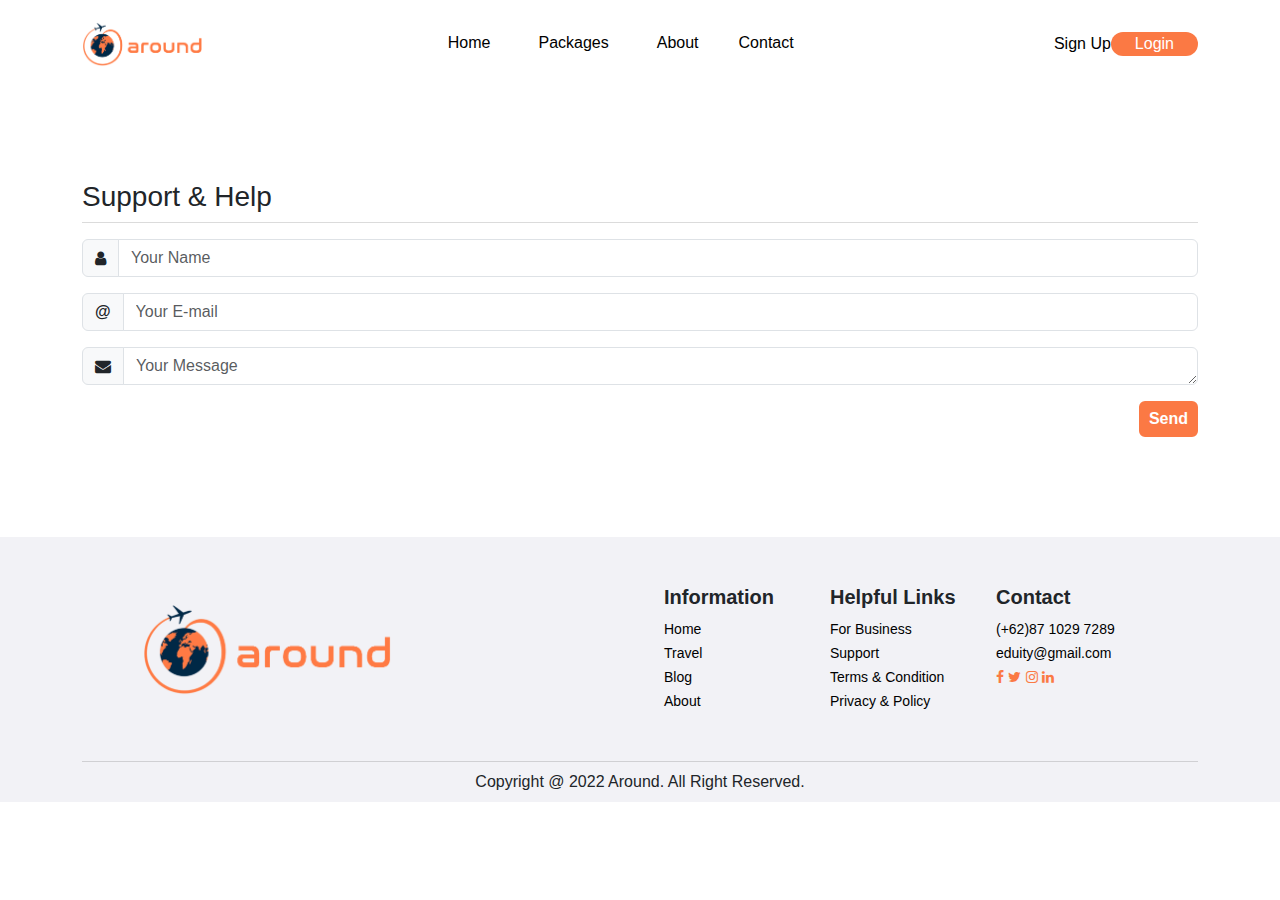
<file: contact.html>
<!DOCTYPE html>
<html>
	<head>
		<!-- Metadata -->
		<meta charset="utf-8">
		<meta http-equiv="X-UA-Compatible" content="IE=edge">
		<meta name="viewport" content="width=device-width, initial-scale=1">
		<meta name="author" content="Satria Pinandita Abyatarsyah">
		<meta name="description" content="Ujian Tengah Semester Praktikum mata kuliah Desain & Pemrograman Web">
		
		<title>Contact</title>
		
		<!-- Logo Title -->
		<link rel="icon" href="img/logo(badge).png">
		<!-- Eksternal CSS -->
		<link rel="stylesheet" type="text/css" href="style/style.css">
		<!-- Icon -->
		<link rel="stylesheet" href="https://stackpath.bootstrapcdn.com/font-awesome/4.7.0/css/font-awesome.min.css">
		<!-- Bootstrap -->
		<link rel="stylesheet" href="https://cdn.jsdelivr.net/npm/bootstrap@5.1.0/dist/css/bootstrap.min.css">

		<style>
			#signup-text {
				color: #000;
			}
			#login-text {
				color           : #fff;
				background-color: #FB7944;
			}

			#signup-text:hover {
				color: #FB7944;
			}
			#login-text:hover {
				background-color: #EA5C2B;
			}
		</style>
	</head>
	<body>
		<header class="container-fluid mt-0">
			<div class="container-sm container-md">
				<nav id="navheader" class="navbar navbar-expand-lg navbar-light pt-3">
					<a class="navbar-brand col-2 me-0" href="index.html">
						<img src="img/logo.png" alt="Logo Around" width="120">
					</a>
					<button class="navbar-toggler menu" type="button" data-bs-toggle="collapse" data-bs-target="#navbarSupportedContent" aria-controls="navbarSupportedContent" aria-expanded="false" aria-label="Toggle navigation">
						<i class="fa fa-bars"></i>
					</button>
					<div class="collapse navbar-collapse" id="navbarSupportedContent">
						<ul class="navbar-nav col-9 justify-content-center">
							<li class="nav-item px-2 px-lg-3">
								<a class="nav-link text-black" href="index.html">Home</a>
							</li>
							<li class="nav-item px-2 px-lg-3">
								<a class="nav-link text-black" href="packages.html">Packages</a>
							</li>
							<li class="nav-item px-2 px-lg-3">
								<a class="nav-link text-black" href="about.html">About</a>
							</li>
							<li class="nav-item px-2 px-lg-33">
								<a class="nav-link text-black" href="contact.html">Contact</a>
							</li>
						</ul>
						<div class="d-flex w-100 justify-content-center justify-content-lg-end">
							<a href="#" id="signup-text" class="nav-link align-self-center"
								data-bs-toggle="modal" data-bs-target="#signup">
								Sign Up
							</a>
							<a href="#" id="login-text" class="nav-link align-self-center rounded-pill px-4"
								data-bs-toggle="modal" data-bs-target="#login">
								Login
							</a>
						</div>
					</div>
				</nav>
				
				<!-- Sign Up Modal -->
				<div id="signup" class="modal fade" role="dialog">
					<div class="modal-dialog">
						<div class="modal-content">
							<div class="row">
								<div class="pe-4 pt-2 text-end">
									<i class="fa fa-times close" aria-hidden="true" data-bs-dismiss="modal" style="cursor: pointer;"></i>
								</div>
							</div>
							<div class="row">
								<div class="text-center pt-3">
									<img src="img/logo(badge).png" class="col-2 img-fluid">
								</div>
							</div>
							<div class="row mb-2">
								<div class="text-center pt-3">
									<h4 class="fw-bolder">Sign Up to Around</h4>
								</div>
							</div>
							<div class="row justify-content-center">
								<div class="col-10">
									<div class="form-group mb-3">
										<label for="fullname" style="font-weight: 500;">Fullname</label>
										<input name="fullname" type="text" class="form-control" id="fullname" placeholder="Your Fullname" required>
									</div>
									<div class="form-group mb-3">
										<label for="username" style="font-weight: 500;">Username</label>
										<input name="username" type="text" class="form-control" id="username" placeholder="Your Username" required>
									</div>
									<div class="form-group mb-3">
										<label for="email" style="font-weight: 500;">Email address</label>
										<input name="email" type="email" class="form-control" id="email" placeholder="Your E-mail" required>
									</div>
									<div class="form-group mb-3">
										<label for="pass" style="font-weight: 500;">Password</label>
										<input name="pass" type="password" class="form-control" id="password" placeholder="Your Password" required>
									</div>
									<div class="form-group text-center mb-3">
										<input class="form-check-input" type="checkbox" value="" id="terms" required>
										<label class="form-check-label" for="terms">
											I have read and agree to the <a href="index.html" style="color: #FB7944; font-weight: 500;">Terms and Conditions</a>
										</label>
									</div>
									<div class="w-100 text-center">
										<button onclick="register()" name="registration" type="submit" class="button rounded px-2 py-1 w-100 my-3">Sign Up</button>
									</div>
								</div>
							</div>
							<div class="row justify-content-center">
								<div class="col-10 d-flex align-items-center justify-content-around">
									<span class="line" style="width: 45%; border-radius: 90%;"></span>
									<span>Or</span>
									<span class="line" style="width: 45%; border-radius: 90%;"></span>
								</div>
							</div>
							<div class="row justify-content-center">
								<div class="col-5">
									<button type="button" class="rounded py-1 w-100 my-3 fw-bolder button button-outline align-items-center"
									style="color: #000; font-size: 12px;">
										<img src="img/google_logo.png" class="img-fluid" id="img-google">
										<span class="brand-text"><span class="brand-text-addon">Sign up with </span>Google</span>
									</button>
								</div>
								<div class="col-5">
									<button type="button" class="rounded py-1 w-100 my-3 fw-bolder button button-outline align-items-center"
									style="color: #000; font-size: 12px;">
										<img src="img/facebook_logo.png" class="img-fluid brand-img" id="img-facebook">
										<span class="brand-text"><span class="brand-text-addon">Sign up with </span>Facebook</span>
									</button>
								</div>
							</div>
							<div class="row justify-content-center mb-3">
								<div id="already-have" class="col-10 text-center">
									<span>Already have an Account?</span>
									<span data-bs-dismiss="modal"><a href="#" style="color: #FB7944; font-weight: 500;" data-bs-toggle="modal" data-bs-target="#login">
										Login here.
									</a></span>
								</div>
							</div>
						</div>
					</div>
				</div>
				<!-- Login Modal -->
				<div id="login" class="modal fade" role="dialog">
					<div class="modal-dialog">
						<div class="modal-content">
							<div class="row">
								<div class="pe-4 pt-2 text-end">
									<i class="fa fa-times close" aria-hidden="true" data-bs-dismiss="modal" style="cursor: pointer;"></i>
								</div>
							</div>
							<div class="row">
								<div class="text-center pt-3">
									<img src="img/logo(badge).png" class="col-2 img-fluid">
								</div>
							</div>
							<div class="row mb-2">
								<div class="text-center pt-3">
									<h4 class="fw-bolder">Login to Around</h4>
								</div>
							</div>
							<div class="row justify-content-center">
								<form class="col-10">
									<div class="form-group mb-3">
										<label for="username" style="font-weight: 500;">Username</label>
										<input type="text" class="form-control" id="user" placeholder="Your Username" required>
									</div>
									<div class="form-group mb-3">
										<label for="pass" style="font-weight: 500;">Password</label>
										<input type="password" class="form-control" id="pass" placeholder="Your Password" required>
									</div>
									<div class="w-100 text-center">
										<button onclick="login()" type="submit" class="button rounded px-2 py-1 w-100 my-3">Login</button>
									</div>
								</form>
							</div>
							<div class="row justify-content-center">
								<div class="col-10 d-flex align-items-center justify-content-around">
									<span class="line" style="width: 45%; border-radius: 90%;"></span>
									<span>Or</span>
									<span class="line" style="width: 45%; border-radius: 90%;"></span>
								</div>
							</div>
							<div class="row justify-content-center mb-3">
								<div class="col-5">
									<button type="button" class="rounded py-1 w-100 my-3 fw-bolder button button-outline align-items-center"
									style="color: #000; font-size: 13px;">
										<img src="img/google_logo.png" class="img-fluid" id="img-google">
										<span class="brand-text"><span class="brand-text-addon">Login with </span>Google</span>
									</button>
								</div>
								<div class="col-5">
									<button type="button" class="rounded py-1 w-100 my-3 fw-bolder button button-outline align-items-center"
									style="color: #000; font-size: 13px;">
										<img src="img/facebook_logo.png" class="img-fluid brand-img" id="img-facebook">
										<span class="brand-text"><span class="brand-text-addon">Login with </span>Facebook</span>
									</button>
								</div>
							</div>
						</div>
					</div>
				</div>
			</div>
		</header>

		<main style="margin-top: 100px;">
			<section id="contact" class="container-sm container-md">
				<div class="row mb-3">
					<div class="col">
						<h3>Support & Help</h3>
						<span class="line" style="width: 100%;"></span>
					</div>
				</div>
				<div class="row justify-content-center">
					<div class="col-12">
						<form method="" action="contact.html">
							<div class="input-group mb-3">
								<span class="input-group-text" id="basic-addon1">
									<i class="fa fa-user" aria-hidden="true"></i>
								</span>
								<input id="name" type="text" class="form-control" placeholder="Your Name" aria-label="name" aria-describedby="basic-addon1" required>
							</div>
							<div class="input-group mb-3">
								<span class="input-group-text" id="basic-addon2">
									<b>@</b>
								</span>
								<input id="email" type="email" class="form-control" placeholder="Your E-mail" aria-label="email" aria-describedby="basic-addon2" required>
							</div>
							<div class="input-group mb-3">
								<span class="input-group-text" id="basic-addon3">
									<i class="fa fa-envelope" aria-hidden="true"></i>
								</span>
								<textarea id="message" class="form-control" placeholder="Your Message" rows="1" aria-label="message" aria-describedby="basic-addon3"required></textarea>
							</div>
							<div class="w-100 text-end">
								<button type="submit" class="button rounded px-2 py-1">Send</button>
							</div>
						</form>
					</div>
				</div>
			</section>
		</main>
		
		<footer class="container-fluid" style="margin-top: 100px;">
			<div class="row container-md p-5 justify-content-center m-auto align-items-center">
				<div class="col-12 col-lg-5 col-xl-6">
					<div class="row">
						<a href="index.html">
							<img class="col-6 img-fluid" src="img/logo.png">
						</a><br>
					</div>
				</div>
				<div class="col-12 col-lg-7 col-xl-6 row footer-links">
					<div class="col-sm-4 mt-2 mt-sm-0">
						<h5 class="fw-bold">Information</h5>
						<a class="text-decoration-none text-black" href="index.html">Home</a><br>
						<a class="text-decoration-none text-black" href="contact.html">Travel</a><br>
						<a class="text-decoration-none text-black" href="contact.html">Blog</a><br>
						<a class="text-decoration-none text-black" href="contact.html">About</a><br>
					</div>
					<div class="col-sm-4 mt-2 mt-sm-0">
						<h5 class="fw-bold">Helpful Links</h5>
						<a class="text-decoration-none text-black" href="mailto:eduity@gmail.com">For Business</a><br>
						<a class="text-decoration-none text-black" href="contact.html">Support</a><br>
						<a class="text-decoration-none text-black" href="index.html">Terms & Condition</a><br>
						<a class="text-decoration-none text-black" href="index.html">Privacy & Policy</a>
					</div>
					<div class="col-sm-4 mt-2 mt-sm-0">
						<h5 class="fw-bold">Contact</h5>
						<a class="text-decoration-none text-black" href="tel:08710297289">(+62)87 1029 7289</a><br>
						<a class="text-decoration-none text-black" href="mailto:eduity@gmail.com">eduity@gmail.com</a><br>
						<div class="icons">
							<a href="index.html"><i class="fa fa-facebook"></i></a>
							<a href="index.html"><i class="fa fa-twitter"></i></a>
							<a href="index.html"><i class="fa fa-instagram"></i></a>
							<a href="index.html"><i class="fa fa-linkedin"></i></a>
						</div>
					</div>
				</div>
			</div>
			<div class="row container-sm container-md justify-content-center m-auto">
				<span class="line" style="width: 100%;"></span>
				<p class="text-center my-2 fw-light">Copyright @ 2022 Around. All Right Reserved.</p>
			</div>
		</footer>
		
		<!-- Script JS for Bootstrap -->
		<script src="https://cdn.jsdelivr.net/npm/bootstrap@5.1.0/dist/js/bootstrap.bundle.min.js"></script>

		<!-- Login Register Script -->
		<script type="text/javascript">
			var name = "";
			var username = "";
			var email = "";
			var password = "";

			function register() {
				name = document.getElementById("fullname").value;
				username = document.getElementById("username").value;
				email = document.getElementById("email").value;
				password = document.getElementById("password").value;
			
	            alert("Selamat anda telah berhasil register!");

			}

	        function login() {
	            var status = 0;

	            // value nama
				var user = document.getElementById("user").value;
				// value password
				var pass = document.getElementById("pass").value;

	            if (user == username && pass == password) {
	                alert("Selamat anda telah berhasil login!");
	            } else {
	                alert("Username/Password yang anda masukan salah!");
	            }
	        }
		</script>
	</body>
</html>
</file>
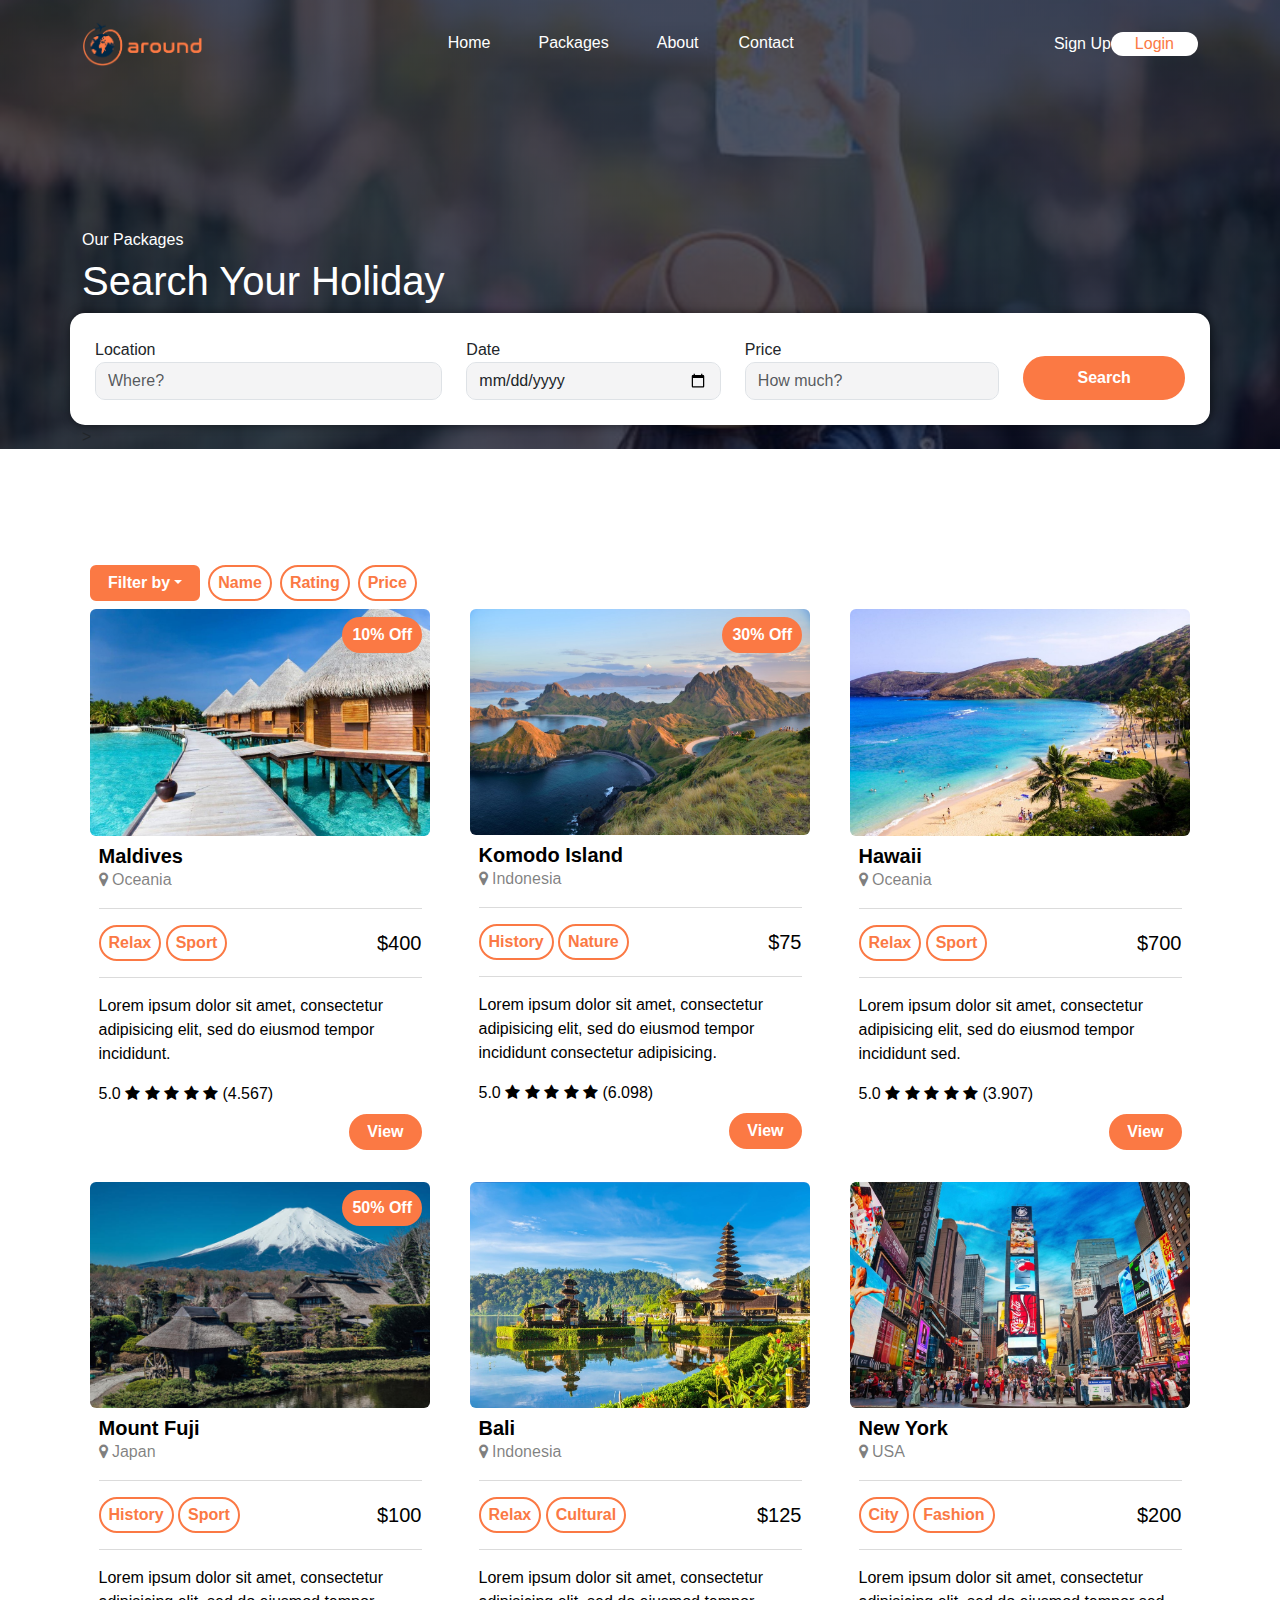
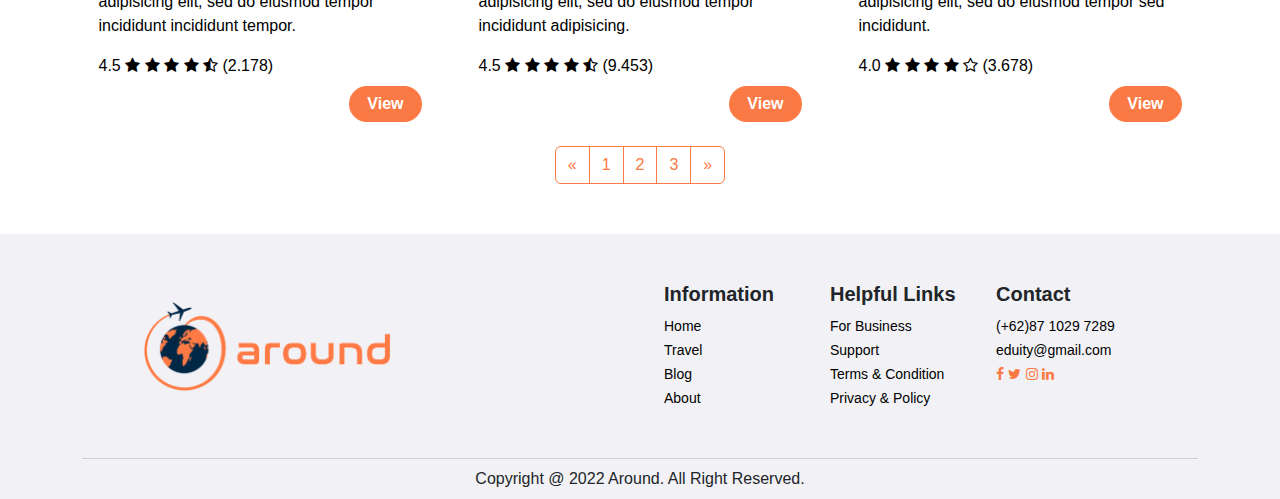
<file: packages.html>
<!DOCTYPE html>
<html>
	<head>
		<!-- Metadata -->
		<meta charset="utf-8">
		<meta http-equiv="X-UA-Compatible" content="IE=edge">
		<meta name="viewport" content="width=device-width, initial-scale=1">
		<meta name="author" content="Satria Pinandita Abyatarsyah">
		<meta name="description" content="Ujian Tengah Semester Praktikum mata kuliah Desain & Pemrograman Web">
		
		<title>Travel - Packages</title>
		
		<!-- Logo Title -->
		<link rel="icon" href="img/logo(badge).png">
		<!-- Eksternal CSS -->
		<link rel="stylesheet" type="text/css" href="style/style.css">
		<link rel="stylesheet" type="text/css" href="style/packages.css">
		<!-- Icon -->
		<link rel="stylesheet" href="https://stackpath.bootstrapcdn.com/font-awesome/4.7.0/css/font-awesome.min.css">
		<!-- Bootstrap -->
		<link rel="stylesheet" href="https://cdn.jsdelivr.net/npm/bootstrap@5.1.0/dist/css/bootstrap.min.css">
	</head>
	<body>
		<header id="packages-header" class="container-fluid mt-0">
			<div class="container-sm container-md">
				<nav id="navheader" class="navbar navbar-expand-lg navbar-dark pt-3">
					<a class="navbar-brand col-2 me-0" href="index.html">
						<img src="img/logo.png" alt="Logo Around" width="120">
					</a>
					<button class="navbar-toggler menu" type="button" data-bs-toggle="collapse" data-bs-target="#navbarSupportedContent" aria-controls="navbarSupportedContent" aria-expanded="false" aria-label="Toggle navigation">
						<i class="fa fa-bars"></i>
					</button>
					<div class="collapse navbar-collapse" id="navbarSupportedContent">
						<ul class="navbar-nav col-9 justify-content-center">
							<li class="nav-item px-2 px-lg-3">
								<a class="nav-link text-white" href="index.html">Home</a>
							</li>
							<li class="nav-item px-2 px-lg-3">
								<a class="nav-link text-white" href="packages.html">Packages</a>
							</li>
							<li class="nav-item px-2 px-lg-3">
								<a class="nav-link text-white" href="about.html">About</a>
							</li>
							<li class="nav-item px-2 px-lg-33">
								<a class="nav-link text-white" href="contact.html">Contact</a>
							</li>
						</ul>
						<div class="d-flex w-100 justify-content-center justify-content-lg-end">
							<a href="#" id="signup-text" class="nav-link align-self-center"
								data-bs-toggle="modal" data-bs-target="#signup">
								Sign Up
							</a>
							<a href="#" id="login-text" class="nav-link align-self-center rounded-pill px-4"
								data-bs-toggle="modal" data-bs-target="#login">
								Login
							</a>
						</div>
					</div>
				</nav>
				
				<!-- Sign Up Modal -->
				<div id="signup" class="modal fade" role="dialog">
					<div class="modal-dialog">
						<div class="modal-content">
							<div class="row">
								<div class="pe-4 pt-2 text-end">
									<i class="fa fa-times close" aria-hidden="true" data-bs-dismiss="modal" style="cursor: pointer;"></i>
								</div>
							</div>
							<div class="row">
								<div class="text-center pt-3">
									<img src="img/logo(badge).png" class="col-2 img-fluid">
								</div>
							</div>
							<div class="row mb-2">
								<div class="text-center pt-3">
									<h4 class="fw-bolder">Sign Up to Around</h4>
								</div>
							</div>
							<div class="row justify-content-center">
								<div class="col-10">
									<div class="form-group mb-3">
										<label for="fullname" style="font-weight: 500;">Fullname</label>
										<input name="fullname" type="text" class="form-control" id="fullname" placeholder="Your Fullname" required>
									</div>
									<div class="form-group mb-3">
										<label for="username" style="font-weight: 500;">Username</label>
										<input name="username" type="text" class="form-control" id="username" placeholder="Your Username" required>
									</div>
									<div class="form-group mb-3">
										<label for="email" style="font-weight: 500;">Email address</label>
										<input name="email" type="email" class="form-control" id="email" placeholder="Your E-mail" required>
									</div>
									<div class="form-group mb-3">
										<label for="pass" style="font-weight: 500;">Password</label>
										<input name="pass" type="password" class="form-control" id="password" placeholder="Your Password" required>
									</div>
									<div class="form-group text-center mb-3">
										<input class="form-check-input" type="checkbox" value="" id="terms" required>
										<label class="form-check-label" for="terms">
											I have read and agree to the <a href="index.html" style="color: #FB7944; font-weight: 500;">Terms and Conditions</a>
										</label>
									</div>
									<div class="w-100 text-center">
										<button onclick="register()" name="registration" type="submit" class="button rounded px-2 py-1 w-100 my-3">Sign Up</button>
									</div>
								</div>
							</div>
							<div class="row justify-content-center">
								<div class="col-10 d-flex align-items-center justify-content-around">
									<span class="line" style="width: 45%; border-radius: 90%;"></span>
									<span>Or</span>
									<span class="line" style="width: 45%; border-radius: 90%;"></span>
								</div>
							</div>
							<div class="row justify-content-center">
								<div class="col-5">
									<button type="button" class="rounded py-1 w-100 my-3 fw-bolder button button-outline align-items-center"
									style="color: #000; font-size: 12px;">
										<img src="img/google_logo.png" class="img-fluid" id="img-google">
										<span class="brand-text"><span class="brand-text-addon">Sign up with </span>Google</span>
									</button>
								</div>
								<div class="col-5">
									<button type="button" class="rounded py-1 w-100 my-3 fw-bolder button button-outline align-items-center"
									style="color: #000; font-size: 12px;">
										<img src="img/facebook_logo.png" class="img-fluid brand-img" id="img-facebook">
										<span class="brand-text"><span class="brand-text-addon">Sign up with </span>Facebook</span>
									</button>
								</div>
							</div>
							<div class="row justify-content-center mb-3">
								<div id="already-have" class="col-10 text-center">
									<span>Already have an Account?</span>
									<span data-bs-dismiss="modal"><a href="#" style="color: #FB7944; font-weight: 500;" data-bs-toggle="modal" data-bs-target="#login">
										Login here.
									</a></span>
								</div>
							</div>
						</div>
					</div>
				</div>
				<!-- Login Modal -->
				<div id="login" class="modal fade" role="dialog">
					<div class="modal-dialog">
						<div class="modal-content">
							<div class="row">
								<div class="pe-4 pt-2 text-end">
									<i class="fa fa-times close" aria-hidden="true" data-bs-dismiss="modal" style="cursor: pointer;"></i>
								</div>
							</div>
							<div class="row">
								<div class="text-center pt-3">
									<img src="img/logo(badge).png" class="col-2 img-fluid">
								</div>
							</div>
							<div class="row mb-2">
								<div class="text-center pt-3">
									<h4 class="fw-bolder">Login to Around</h4>
								</div>
							</div>
							<div class="row justify-content-center">
								<form class="col-10">
									<div class="form-group mb-3">
										<label for="username" style="font-weight: 500;">Username</label>
										<input type="text" class="form-control" id="user" placeholder="Your Username" required>
									</div>
									<div class="form-group mb-3">
										<label for="pass" style="font-weight: 500;">Password</label>
										<input type="password" class="form-control" id="pass" placeholder="Your Password" required>
									</div>
									<div class="w-100 text-center">
										<button onclick="login()" type="submit" class="button rounded px-2 py-1 w-100 my-3">Login</button>
									</div>
								</form>
							</div>
							<div class="row justify-content-center">
								<div class="col-10 d-flex align-items-center justify-content-around">
									<span class="line" style="width: 45%; border-radius: 90%;"></span>
									<span>Or</span>
									<span class="line" style="width: 45%; border-radius: 90%;"></span>
								</div>
							</div>
							<div class="row justify-content-center mb-3">
								<div class="col-5">
									<button type="button" class="rounded py-1 w-100 my-3 fw-bolder button button-outline align-items-center"
									style="color: #000; font-size: 13px;">
										<img src="img/google_logo.png" class="img-fluid" id="img-google">
										<span class="brand-text"><span class="brand-text-addon">Login with </span>Google</span>
									</button>
								</div>
								<div class="col-5">
									<button type="button" class="rounded py-1 w-100 my-3 fw-bolder button button-outline align-items-center"
									style="color: #000; font-size: 13px;">
										<img src="img/facebook_logo.png" class="img-fluid brand-img" id="img-facebook">
										<span class="brand-text"><span class="brand-text-addon">Login with </span>Facebook</span>
									</button>
								</div>
							</div>
						</div>
					</div>
				</div>

				<div class="row" style="margin-top: 150px;">
					<div id="headerPackages-textbox" class="text-white">
						<h6 class="fw-lighter">Our Packages</h6>
						<h1>Search Your Holiday</h1>
					</div>

					<div id="search" class="">
						<div class="row align-items-end justify-content-between">
							<div id="loc-input" class="form-group col-lg-4 justify-content-center mt-2 mt-lg-0">
								<label for="location" style="font-weight: 500;">Location</label>
								<input name="location" type="text" class="form-control" id="location" placeholder="Where?" required>
							</div>
							<div id="date-input" class="form-group col-lg-3 justify-content-center mt-2 mt-lg-0">
								<label for="date" style="font-weight: 500;">Date</label>
								<input name="date" type="date" class="form-control" id="date" placeholder="When?" required>
							</div>
							<div id="price-input" class="form-group col-lg-3 justify-content-center mt-2 mt-lg-0">
								<label for="price" style="font-weight: 500;">Price</label>
								<input name="price" type="number" min="1" step="any" class="form-control" id="Price" placeholder="How much?" required>
							</div>
							<a href="" class="col-lg-2 text-end text-lg-start mt-3 mt-lg-0">
								<button class="w-100 button px-3 py-2 rounded-pill">Search</button>
							</a>
						</div>
					</div>
				</div>>
			</div>
		</header>
		
		<main>
			<section class="container-sm container-md" style="margin-top: 100px;">
				<div class="d-flex align-items-center ms-2 flex-wrap">
					<div class="dropdown mt-3">
						<button class="button rounded px-3 py-1 dropdown-toggle" type="button" id="filterBy" data-bs-toggle="dropdown" aria-expanded="false">Filter by</button>
						<ul class="dropdown-menu" aria-labelledby="filterBy">
							<li><a class="dropdown-item" href="#">Art</a></li>
							<li><a class="dropdown-item" href="#">City</a></li>
							<li><a class="dropdown-item" href="#">Culturak</a></li>
							<li><a class="dropdown-item" href="#">Fashin</a></li>
							<li><a class="dropdown-item" href="#">History</a></li>
							<li><a class="dropdown-item" href="#">Music</a></li>
							<li><a class="dropdown-item" href="#">Nature</a></li>
							<li><a class="dropdown-item" href="#">Relax</a></li>
							<li><a class="dropdown-item" href="#">Sport</a></li>
						</ul>
					</div>
					<div class="d-flex ms-2 mt-3">
						<button class="button button-outline py-1 px-2 rounded-pill">Name</button>
						<button class="button button-outline py-1 px-2 ms-2 rounded-pill">Rating</button>
						<button class="button button-outline py-1 px-2 ms-2 rounded-pill">Price</button>
					</div>
				</div>
			</section>
			<section class="container-sm container-md">
				<div class="row">
					<div class="col-md-6 col-lg-4 mt-3 mt-lg-0">
						<a href="" class="text-decoration-none text-black">
							<div class="place p-2 rounded position-relative">
								<img src="img/package1.jpg" class="img-fluid rounded mb-2">
								<button class="top-0 position-absolute end-0 m-3 button py-1 px-2 rounded-pill">10% Off</button>
								<div style="width: 95%;" class="mx-auto">
									<h5 class="my-auto fw-bold">Maldives</h5>
									<span class="text-black-50"><i class="fa fa-map-marker"></i> Oceania</span>
									<span class="line mx-auto my-3"></span>
									<div class="d-flex align-items-center justify-content-between">
										<div>
											<button class="button button-outline py-1 px-2 rounded-pill">Relax</button>
											<button class="button button-outline py-1 px-2 rounded-pill">Sport</button>
										</div>
										<h5 class="my-auto">$400</h5>
									</div>
									<span class="line mx-auto my-3"></span>
									<p class="fw-light">
										Lorem ipsum dolor sit amet, consectetur adipisicing elit, sed do eiusmod
										tempor incididunt.
									</p>
									<p class="m-0">
										5.0
										<i class="fa fa-star"></i>
										<i class="fa fa-star"></i>
										<i class="fa fa-star"></i>
										<i class="fa fa-star"></i>
										<i class="fa fa-star"></i>
										(4.567)
									</p>
									<div class="d-flex justify-content-end mt-2">
										<a href="">
											<button class="button px-3 py-1 rounded-pill">View</button>
										</a>
									</div>
								</div>
							</div>
						</a>
					</div>
					<div class="col-md-6 col-lg-4 mt-3 mt-lg-0">
						<a href="" class="text-decoration-none text-black">
							<div class="place p-2 rounded position-relative">
								<img src="img/package2.jpg" class="img-fluid rounded mb-2">
								<button class="top-0 position-absolute end-0 m-3 button py-1 px-2 rounded-pill">30% Off</button>
								<div style="width: 95%;" class="mx-auto">
									<h5 class="my-auto fw-bold">Komodo Island</h5>
									<span class="text-black-50"><i class="fa fa-map-marker"></i> Indonesia</span>
									<span class="line mx-auto my-3"></span>
									<div class="d-flex align-items-center justify-content-between">
										<div>
											<button class="button button-outline py-1 px-2 rounded-pill">History</button>
											<button class="button button-outline py-1 px-2 rounded-pill">Nature</button>
										</div>
										<h5 class="my-auto">$75</h5>
									</div>
									<span class="line mx-auto my-3"></span>
									<p class="fw-light">
										Lorem ipsum dolor sit amet, consectetur adipisicing elit, sed do eiusmod
										tempor incididunt consectetur adipisicing.
									</p>
									<p class="m-0">
										5.0
										<i class="fa fa-star"></i>
										<i class="fa fa-star"></i>
										<i class="fa fa-star"></i>
										<i class="fa fa-star"></i>
										<i class="fa fa-star"></i>
										(6.098)
									</p>
									<div class="d-flex justify-content-end mt-2">
										<a href="">
											<button class="button px-3 py-1 rounded-pill">View</button>
										</a>
									</div>
								</div>
							</div>
						</a>
					</div>
					<div class="col-lg-4 mt-3 mt-lg-0">
						<a href="" class="text-decoration-none text-black">
							<div class="place p-2 rounded position-relative">
								<img src="img/package3.jpg" class="img-fluid rounded mb-2">
								<!-- <button class="top-0 position-absolute end-0 m-3 button py-1 px-2 rounded-pill">20% Off</button> -->
								<div style="width: 95%;" class="mx-auto">
									<h5 class="my-auto fw-bold">Hawaii</h5>
									<span class="text-black-50"><i class="fa fa-map-marker"></i> Oceania</span>
									<span class="line mx-auto my-3"></span>
									<div class="d-flex align-items-center justify-content-between">
										<div>
											<button class="button button-outline py-1 px-2 rounded-pill">Relax</button>
											<button class="button button-outline py-1 px-2 rounded-pill">Sport</button>
										</div>
										<h5 class="my-auto">$700</h5>
									</div>
									<span class="line mx-auto my-3"></span>
									<p class="fw-light">
										Lorem ipsum dolor sit amet, consectetur adipisicing elit, sed do eiusmod
										tempor incididunt sed.
									</p>
									<p class="m-0">
										5.0
										<i class="fa fa-star"></i>
										<i class="fa fa-star"></i>
										<i class="fa fa-star"></i>
										<i class="fa fa-star"></i>
										<i class="fa fa-star"></i>
										(3.907)
									</p>
									<div class="d-flex justify-content-end mt-2">
										<a href="">
											<button class="button px-3 py-1 rounded-pill">View</button>
										</a>
									</div>
								</div>
							</div>
						</a>
					</div>
				</div>
				<div class="row mt-3">
					<div class="col-md-6 col-lg-4 mt-3 mt-lg-0">
						<a href="" class="text-decoration-none text-black">
							<div class="place p-2 rounded position-relative">
								<img src="img/package4.jpg" class="img-fluid rounded mb-2">
								<button class="top-0 position-absolute end-0 m-3 button py-1 px-2 rounded-pill">50% Off</button>
								<div style="width: 95%;" class="mx-auto">
									<h5 class="my-auto fw-bold">Mount Fuji</h5>
									<span class="text-black-50"><i class="fa fa-map-marker"></i> Japan</span>
									<span class="line mx-auto my-3"></span>
									<div class="d-flex align-items-center justify-content-between">
										<div>
											<button class="button button-outline py-1 px-2 rounded-pill">History</button>
											<button class="button button-outline py-1 px-2 rounded-pill">Sport</button>
										</div>
										<h5 class="my-auto">$100</h5>
									</div>
									<span class="line mx-auto my-3"></span>
									<p class="fw-light">
										Lorem ipsum dolor sit amet, consectetur adipisicing elit, sed do eiusmod
										tempor incididunt incididunt tempor.
									</p>
									<p class="m-0">
										4.5
										<i class="fa fa-star"></i>
										<i class="fa fa-star"></i>
										<i class="fa fa-star"></i>
										<i class="fa fa-star"></i>
										<i class="fa fa-star-half-o"></i>
										(2.178)
									</p>
									<div class="d-flex justify-content-end mt-2">
										<a href="">
											<button class="button px-3 py-1 rounded-pill">View</button>
										</a>
									</div>
								</div>
							</div>
						</a>
					</div>
					<div class="col-md-6 col-lg-4 mt-3 mt-lg-0">
						<a href="" class="text-decoration-none text-black">
							<div class="place p-2 rounded position-relative">
								<img src="img/package5.jpg" class="img-fluid rounded mb-2">
								<!-- <button class="top-0 position-absolute end-0 m-3 button py-1 px-2 rounded-pill">30% Off</button> -->
								<div style="width: 95%;" class="mx-auto">
									<h5 class="my-auto fw-bold">Bali</h5>
									<span class="text-black-50"><i class="fa fa-map-marker"></i> Indonesia</span>
									<span class="line mx-auto my-3"></span>
									<div class="d-flex align-items-center justify-content-between">
										<div>
											<button class="button button-outline py-1 px-2 rounded-pill">Relax</button>
											<button class="button button-outline py-1 px-2 rounded-pill">Cultural</button>
										</div>
										<h5 class="my-auto">$125</h5>
									</div>
									<span class="line mx-auto my-3"></span>
									<p class="fw-light">
										Lorem ipsum dolor sit amet, consectetur adipisicing elit, sed do eiusmod
										tempor incididunt adipisicing.
									</p>
									<p class="m-0">
										4.5
										<i class="fa fa-star"></i>
										<i class="fa fa-star"></i>
										<i class="fa fa-star"></i>
										<i class="fa fa-star"></i>
										<i class="fa fa-star-half-o"></i>
										(9.453)
									</p>
									<div class="d-flex justify-content-end mt-2">
										<a href="">
											<button class="button px-3 py-1 rounded-pill">View</button>
										</a>
									</div>
								</div>
							</div>
						</a>
					</div>
					<div class="col-lg-4 mt-3 mt-lg-0">
						<a href="" class="text-decoration-none text-black">
							<div class="place p-2 rounded position-relative">
								<img src="img/package6.jpg" class="img-fluid rounded mb-2">
								<!-- <button class="top-0 position-absolute end-0 m-3 button py-1 px-2 rounded-pill">20% Off</button> -->
								<div style="width: 95%;" class="mx-auto">
									<h5 class="my-auto fw-bold">New York</h5>
									<span class="text-black-50"><i class="fa fa-map-marker"></i> USA</span>
									<span class="line mx-auto my-3"></span>
									<div class="d-flex align-items-center justify-content-between">
										<div>
											<button class="button button-outline py-1 px-2 rounded-pill">City</button>
											<button class="button button-outline py-1 px-2 rounded-pill">Fashion</button>
										</div>
										<h5 class="my-auto">$200</h5>
									</div>
									<span class="line mx-auto my-3"></span>
									<p class="fw-light">
										Lorem ipsum dolor sit amet, consectetur adipisicing elit, sed do eiusmod
										tempor sed incididunt.
									</p>
									<p class="m-0">
										4.0
										<i class="fa fa-star"></i>
										<i class="fa fa-star"></i>
										<i class="fa fa-star"></i>
										<i class="fa fa-star"></i>
										<i class="fa fa-star-o"></i>
										(3.678)
									</p>
									<div class="d-flex justify-content-end mt-2">
										<a href="">
											<button class="button px-3 py-1 rounded-pill">View</button>
										</a>
									</div>
								</div>
							</div>
						</a>
					</div>
				</div>
			</section>
			<section class="container-sm container-md mt-3">
				<nav aria-label="Page navigation">
						<ul class="pagination justify-content-center">
							<li class="page-item">
								<a class="page-link" href="#" aria-label="Previous" style="border: 1px solid #FB7944;">
									<span aria-hidden="true" style="color: #FB7944;">&laquo;</span>
								</a>
							</li>
							<li class="page-item">
								<a class="page-link" href="#" style="border: 1px solid #FB7944; color: #FB7944;">1</a>
							</li>
							<li class="page-item">
								<a class="page-link" href="#" style="border: 1px solid #FB7944; color: #FB7944;">2</a>
							</li>
							<li class="page-item">
								<a class="page-link" href="#" style="border: 1px solid #FB7944; color: #FB7944;">3</a>
							</li>
							<li class="page-item">
								<a class="page-link" href="#" aria-label="Next" style="border: 1px solid #FB7944;">
									<span aria-hidden="true" style="color: #FB7944;">&raquo;</span>
								</a>
							</li>
						</ul>
					</nav>
			</section>
		</main>
		
		<footer class="container-fluid" style="margin-top: 50px;">
			<div class="row container-md p-5 justify-content-center m-auto align-items-center">
				<div class="col-12 col-lg-5 col-xl-6">
					<div class="row">
						<a href="index.html">
							<img class="col-6 img-fluid" src="img/logo.png">
						</a><br>
					</div>
				</div>
				<div class="col-12 col-lg-7 col-xl-6 row footer-links">
					<div class="col-sm-4 mt-2 mt-sm-0">
						<h5 class="fw-bold">Information</h5>
						<a class="text-decoration-none text-black" href="index.html">Home</a><br>
						<a class="text-decoration-none text-black" href="contact.html">Travel</a><br>
						<a class="text-decoration-none text-black" href="contact.html">Blog</a><br>
						<a class="text-decoration-none text-black" href="contact.html">About</a><br>
					</div>
					<div class="col-sm-4 mt-2 mt-sm-0">
						<h5 class="fw-bold">Helpful Links</h5>
						<a class="text-decoration-none text-black" href="mailto:eduity@gmail.com">For Business</a><br>
						<a class="text-decoration-none text-black" href="contact.html">Support</a><br>
						<a class="text-decoration-none text-black" href="index.html">Terms & Condition</a><br>
						<a class="text-decoration-none text-black" href="index.html">Privacy & Policy</a>
					</div>
					<div class="col-sm-4 mt-2 mt-sm-0">
						<h5 class="fw-bold">Contact</h5>
						<a class="text-decoration-none text-black" href="tel:08710297289">(+62)87 1029 7289</a><br>
						<a class="text-decoration-none text-black" href="mailto:eduity@gmail.com">eduity@gmail.com</a><br>
						<div class="icons">
							<a href="index.html"><i class="fa fa-facebook"></i></a>
							<a href="index.html"><i class="fa fa-twitter"></i></a>
							<a href="index.html"><i class="fa fa-instagram"></i></a>
							<a href="index.html"><i class="fa fa-linkedin"></i></a>
						</div>
					</div>
				</div>
			</div>
			<div class="row container-sm container-md justify-content-center m-auto">
				<span class="line" style="width: 100%;"></span>
				<p class="text-center my-2 fw-light">Copyright @ 2022 Around. All Right Reserved.</p>
			</div>
		</footer>
		
		<!-- Script JS for Bootstrap -->
		<script src="https://cdn.jsdelivr.net/npm/bootstrap@5.1.0/dist/js/bootstrap.bundle.min.js"></script>

		<!-- Login Register Script -->
		<script type="text/javascript">
			var name = "";
			var username = "";
			var email = "";
			var password = "";

			function register() {
				name = document.getElementById("fullname").value;
				username = document.getElementById("username").value;
				email = document.getElementById("email").value;
				password = document.getElementById("password").value;
			
	            alert("Selamat anda telah berhasil register!");

			}

	        function login() {
	            var status = 0;

	            // value nama
				var user = document.getElementById("user").value;
				// value password
				var pass = document.getElementById("pass").value;

	            if (user == username && pass == password) {
	                alert("Selamat anda telah berhasil login!");
	            } else {
	                alert("Username/Password yang anda masukan salah!");
	            }
	        }
		</script>
	</body>
</html>
</file>
<file: style/style.css>
* {
	/*border: 1px solid black;*/
	font-family: 'Poppins', sans-serif;

}

#homepage {
	min-height         : 100vh;
	width              : 100%;
	background-image   : linear-gradient(rgba(4,9,30,0.7), rgba(4,9,30,0.7)), url(../img/header-img.jpg);
	background-position: center;
	background-size    : cover;
	position           : relative;
}
#packages-header {
	height         	   : 100%;
	width              : 100%;
	background-image   : linear-gradient(rgba(4,9,30,0.7), rgba(4,9,30,0.7)), url(../img/packages-img.jpg);
	background-position: center;
	background-size    : cover;
	position           : relative;
}

.nav-item:after {
	content         : '';
	width           : 0%;
	height          : 2px;
	background-color: #FB7944;
	display         : block;
	margin          : auto;
	transition      : 0.5s;
}
.nav-item:hover::after {
	width: 70%;
}

#signup-text {
	color: #fff;
}
#login-text {
	color           : #FB7944;
	background-color: #fff;
}

#signup-text:hover {
	color: #FB7944;
}
#login-text:hover {
	background-color: #FB7944;
	color: #fff;
}

.button {
	background-color: #FB7944;
	font-weight     : 600;
	color           : #fff;
	border          : 2px solid #FB7944;
	cursor          : pointer;
}
.button-why {
	background-color: #FB7944;
}
.button-outline {
	background-color: #fff;
	color           : #FB7944;
}
.button:hover {
	border          : 2px solid #EA5C2B;
	background-color: #EA5C2B;
}
.button-why:hover {
	background-color: #EA5C2B;
}
.button-outline:hover, .menu:hover{
	background-color: #F6F6F6;
}
.line {
	background-color: rgba(0,0,0,0.7);
	display         : block;
	height          : 1px;
	filter          : opacity(20%);
}
#img-google {
	width: 15%;
}
#img-facebook {
	width: 20%;
}
.form-check-label {
	font-size: 15px;
}

#header-textbox {
	width: 90%;
	top: 40%;
}

#search-bar {
	width           : 60%;
	background-color: #fff;
	border-radius   : 15px;
	padding         : 25px;
	bottom          : -50px;
	box-shadow      : 2px 0 10px rgb(0,0,0,0.5);
}
#search-bar input {
	background-color: #F4F4F5;
	border-radius   : 10px;
}
.pop-destination, .promo-place {
	transition: 0.5s;
}
.pop-destination:hover, .promo-place:hover {
	box-shadow: 0 0 5px rgb(0,0,0,0.5);
	color     : #FB7944;
	margin-top: -10px;
	position  : relative;
	transition: 0.5s;
}
.icon-control {
	color: white;
}
#special {
	margin-top: 150px;
}
.feature {
	background-color: #F4F4F5;
	border-radius: 10px;
	padding: 5px 10px;
}

footer, #service {
	background-color: #F2F2F6;
}
.icons a i{
	color: #FB7944;
}
.footer-links a{
	font-size: 14px;
}

@media(max-width: 991px) {
	.nav-item:after {
		margin-left: 0px;
	}
	.nav-item:hover::after {
		width: 40%;
	}
}
@media(max-width: 767px) {
	.icon-control {
		color: #000;
	}
	#special {
		margin-top: 50px;
	}
}
@media(max-width: 560px) {
	#search-bar {
		width: 90%;
	}
}
@media(max-width: 516px) {
	.brand-text-addon {
		display: none;
	}
	.brand-text {
		font-size: 16px;
	}
	#img-google {
		width: 20%;
	}
	#img-facebook {
		width: 25%;
	}
	.form-check-label {
		font-size: 14px;
	}
}
@media(max-width: 478px) {
	.form-check-label {
		font-size: 13px;		
	}
}
@media(max-width: 447px) {
	.form-check-label {
		font-size: 12px;		
	}
}
@media(max-width: 416px) {
	.form-check-label {
		font-size: 11px;		
	}
}
@media(max-width: 385px) {
	.form-check-label {
		font-size: 10px;		
	}
	#already-have {
		font-size: 15px;
	}
}
@media(max-width: 368px) {
	.brand-text, #already-have {
		font-size: 14px;
	}}
}
@media(max-width: 355px) {
	.form-check-label {
		font-size: 8px;		
	}
	#already-have {
		font-size: 13px;
	}
}
@media(max-width: 322px) {
	.brand-text, #already-have {
		font-size: 12px;
	}
}
@media(max-width: 293px) {
	.form-check-label {
		font-size: 7px;		
	}
	.brand-text, #already-have {
		font-size: 11px;
	}
}

@media(max-height: 620px) {
	#search-bar {
		bottom: -150px;
	}
	main {
		margin-top: 230px;
	}
}
@media(max-height: 915px) {
	#header-textbox {
		top: 53%;
	}
}
@media (max-height: 767px) and (max-width: 540px) {
	#header-textbox {
		bottom: 300px;
	}
	.mobile {
		display: none;
	}
	#header-textbox {
		top: 50%;
	}
}
@media(max-height: 568px) {
	#header-textbox {
		top: 57%;
	}
}
@media (height: 600px) and (width: 1024px) {
	#search-bar {
		bottom: -50px;
	}
	main {
		margin-top: 0px;
	}
}
</file>
<file: style/packages.css>
#search {
	/*width           : 80%;*/
	background-color: #fff;
	border-radius   : 15px;
	padding         : 25px;
	box-shadow      : 2px 0 10px rgb(0,0,0,0.5);
}
#search input {
	background-color: #F4F4F5;
	border-radius   : 10px;
}
.place:hover {
	background-color: #F4F4F5;
}
</file>
